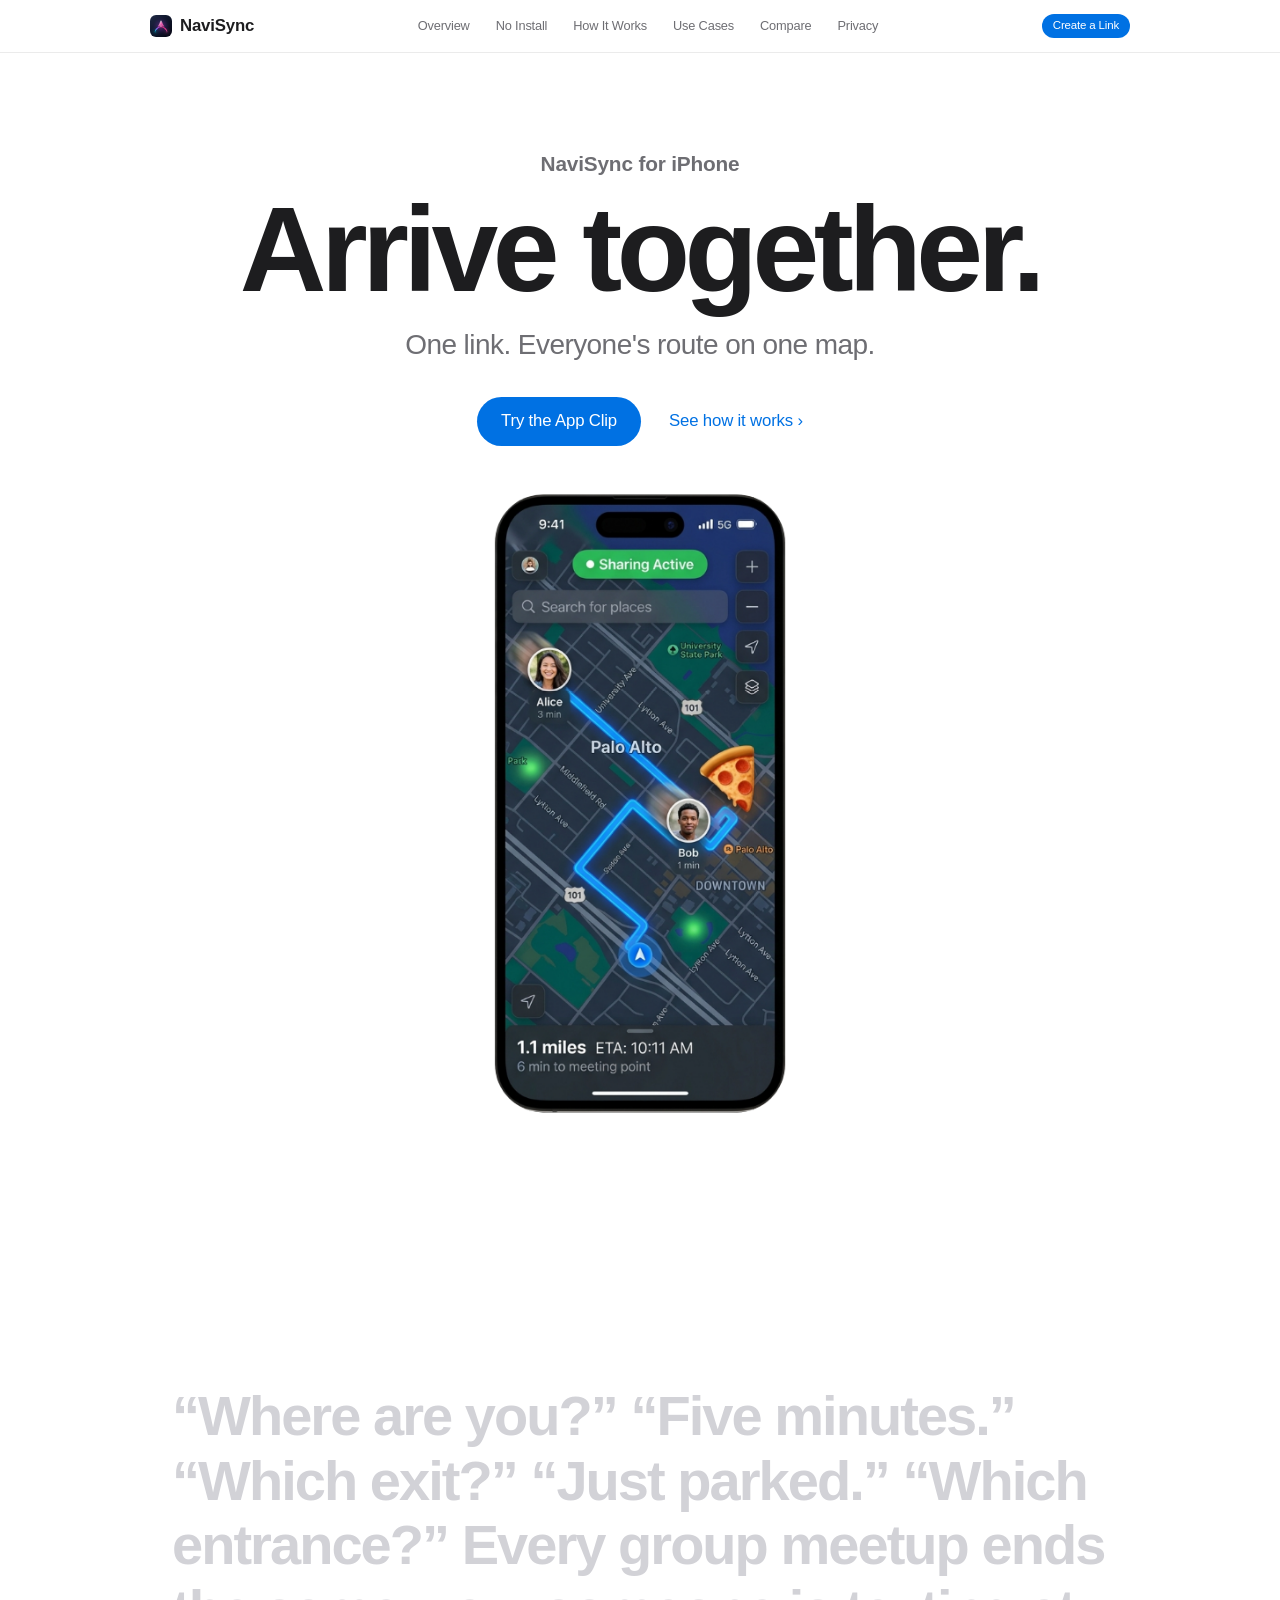
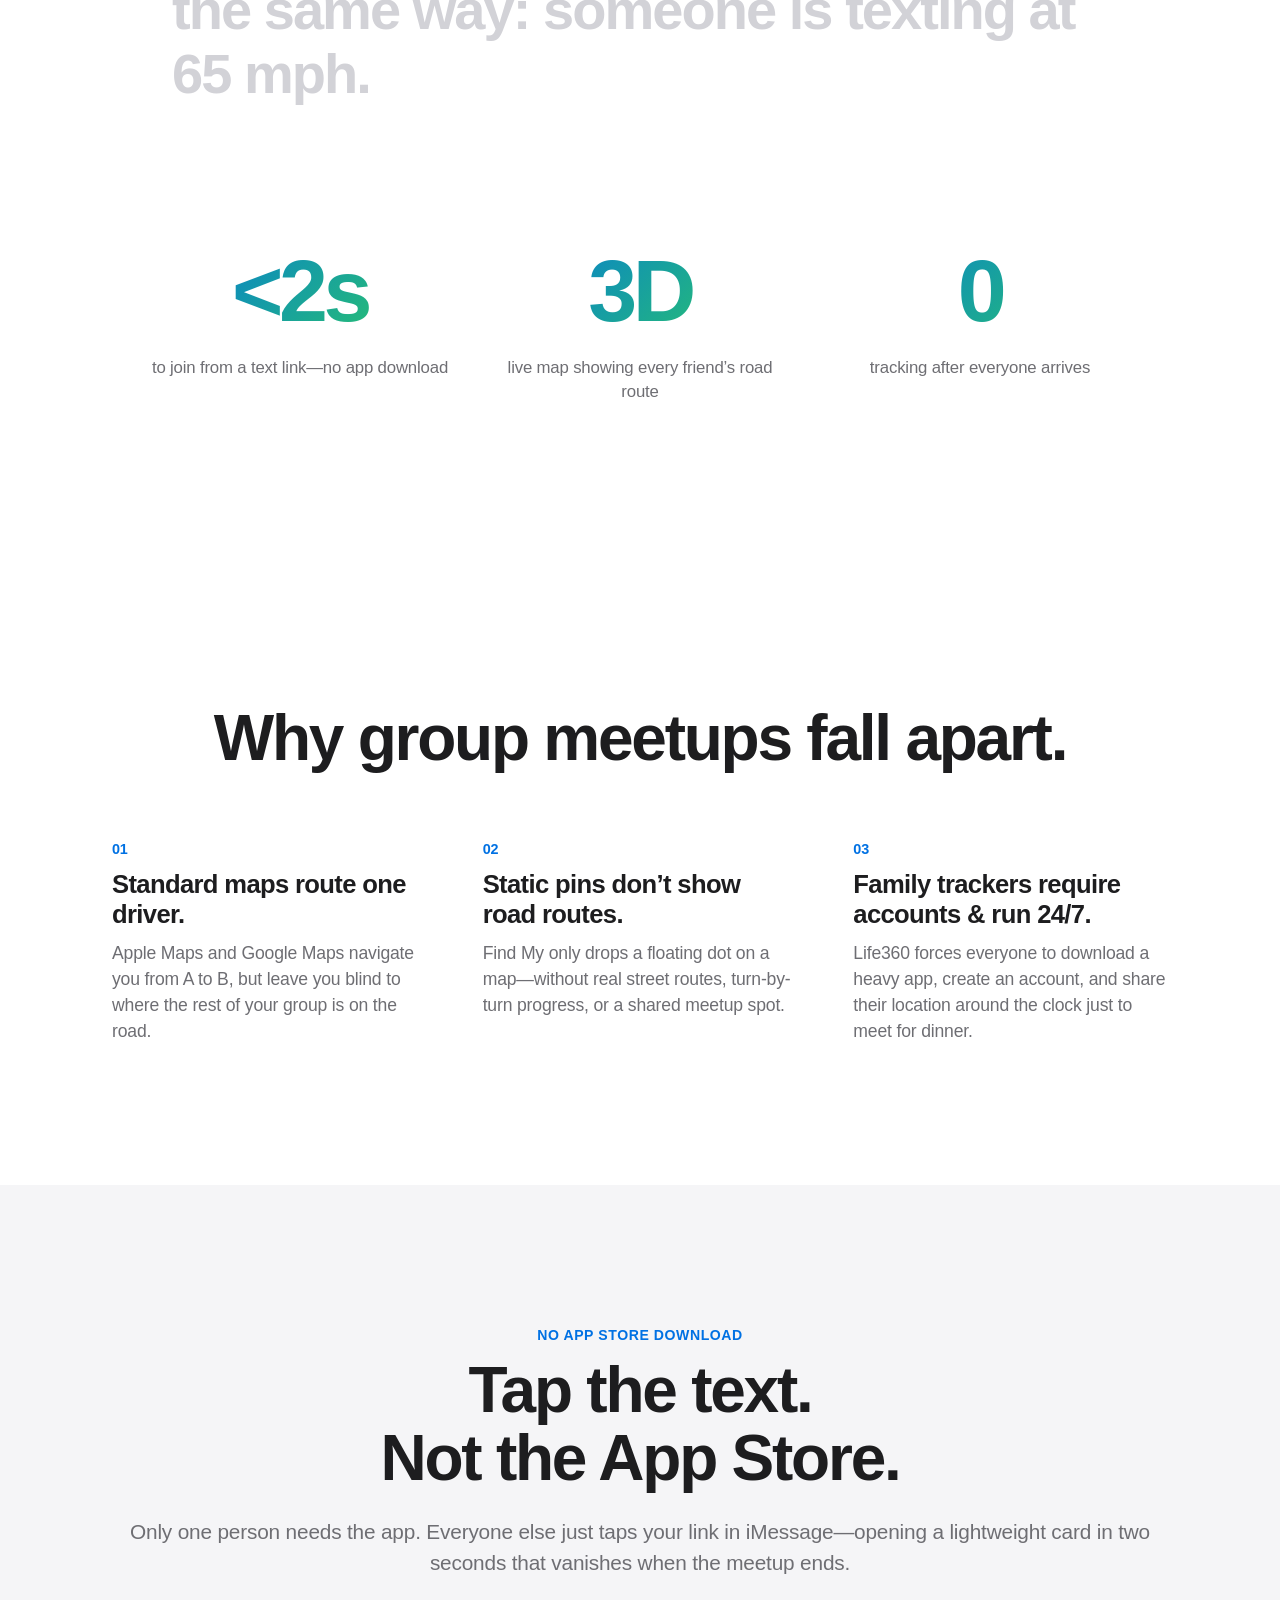
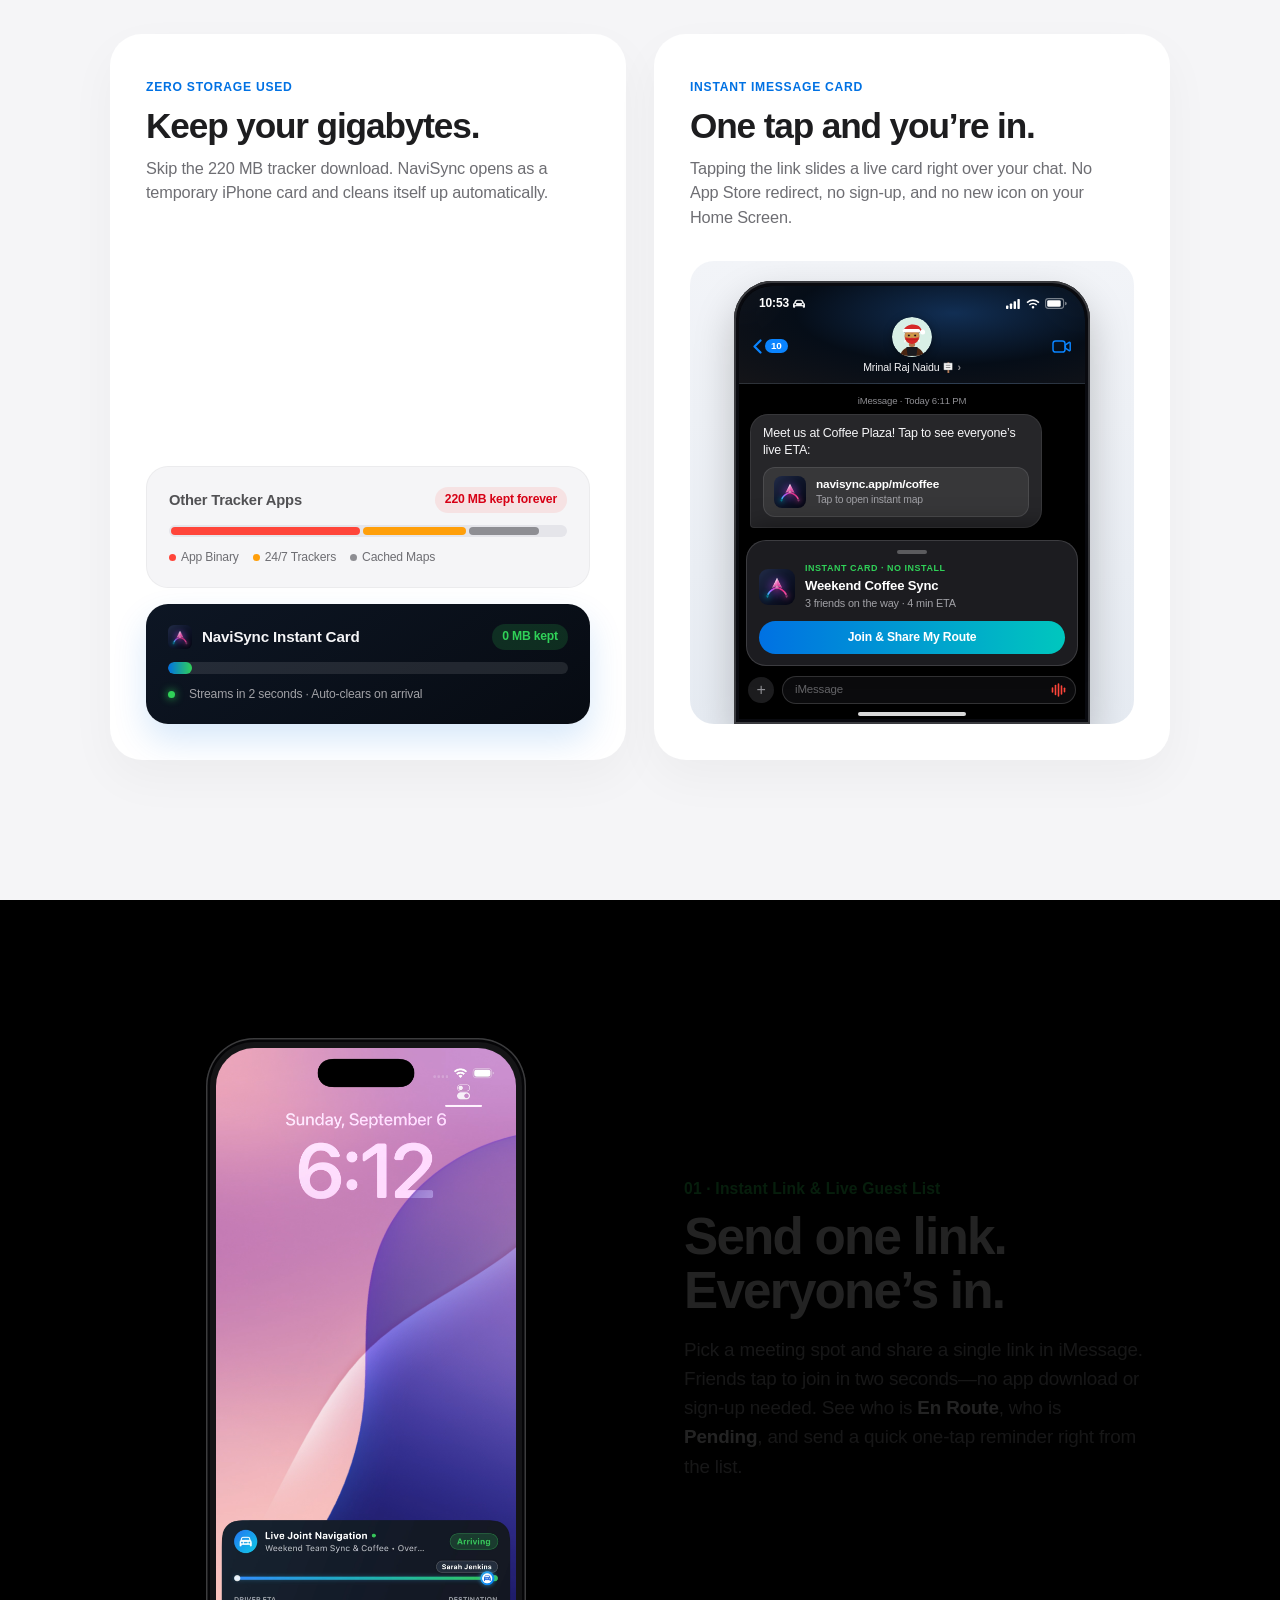
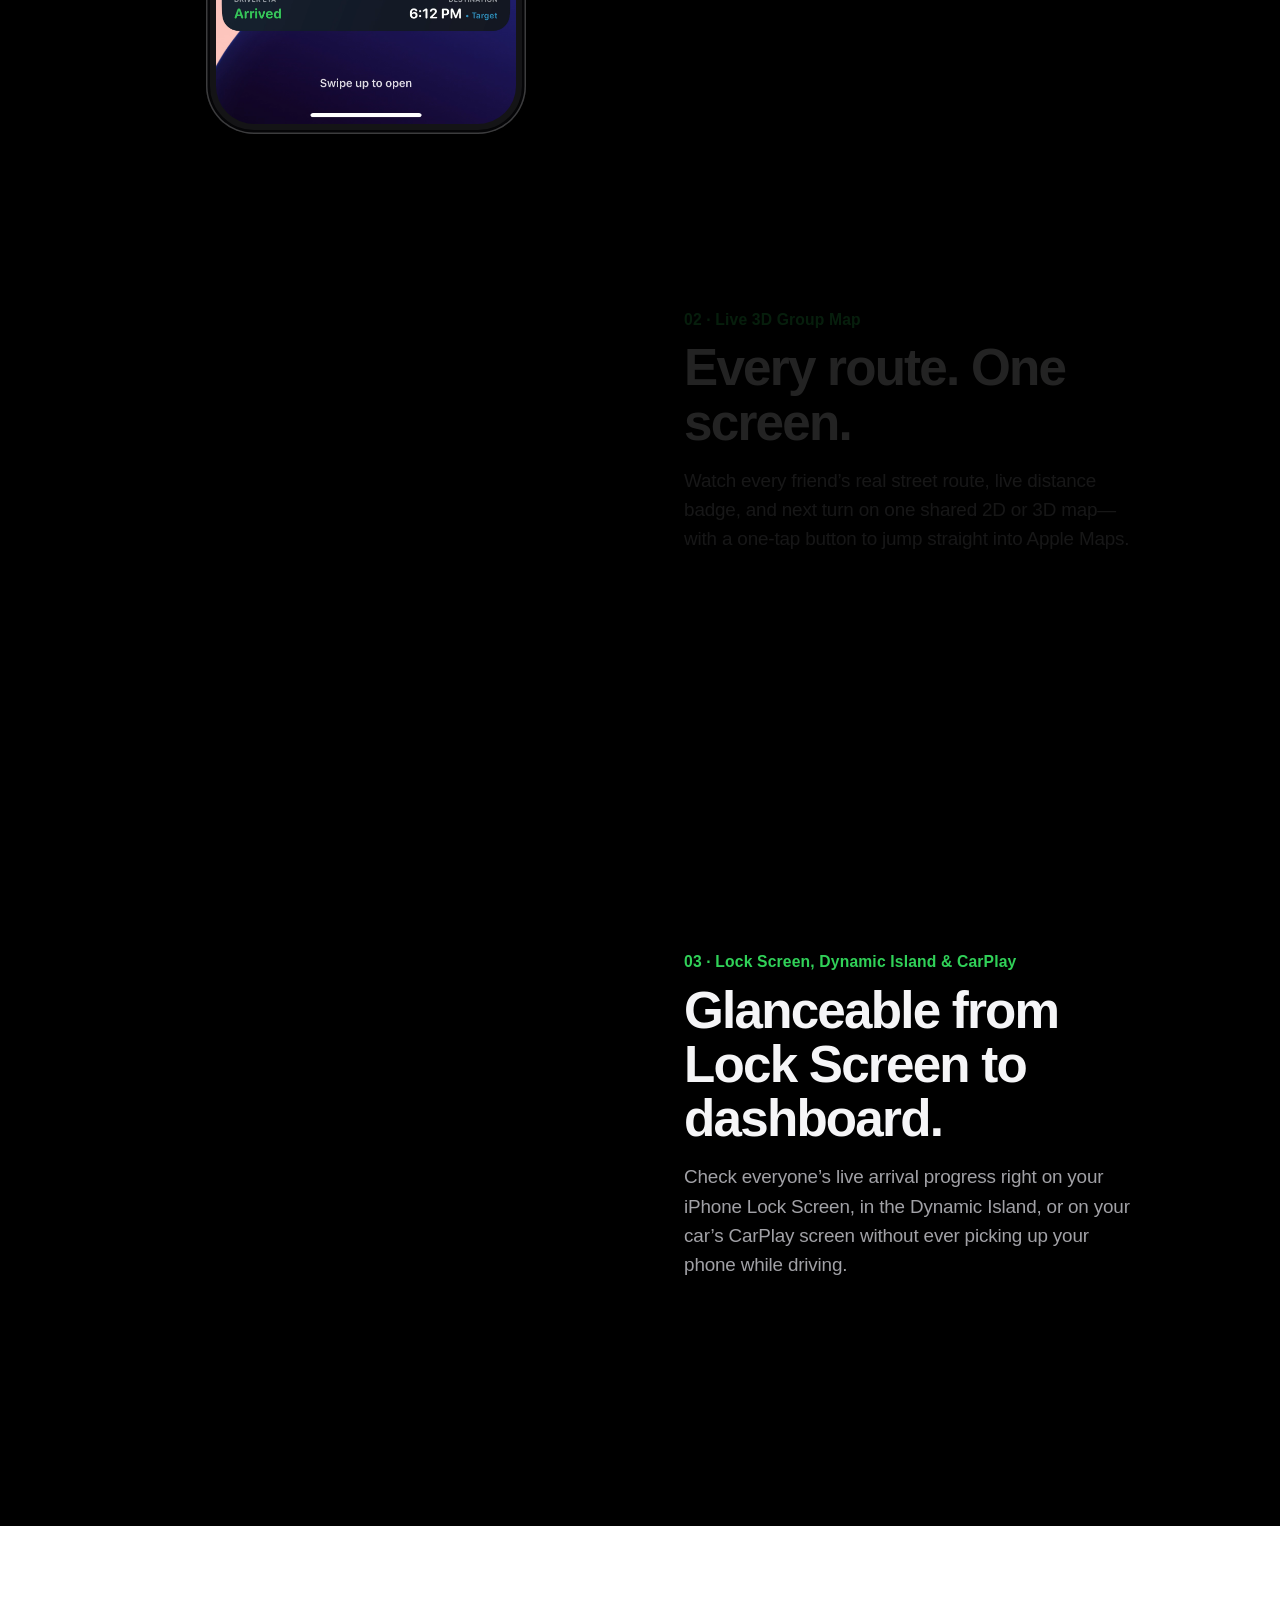
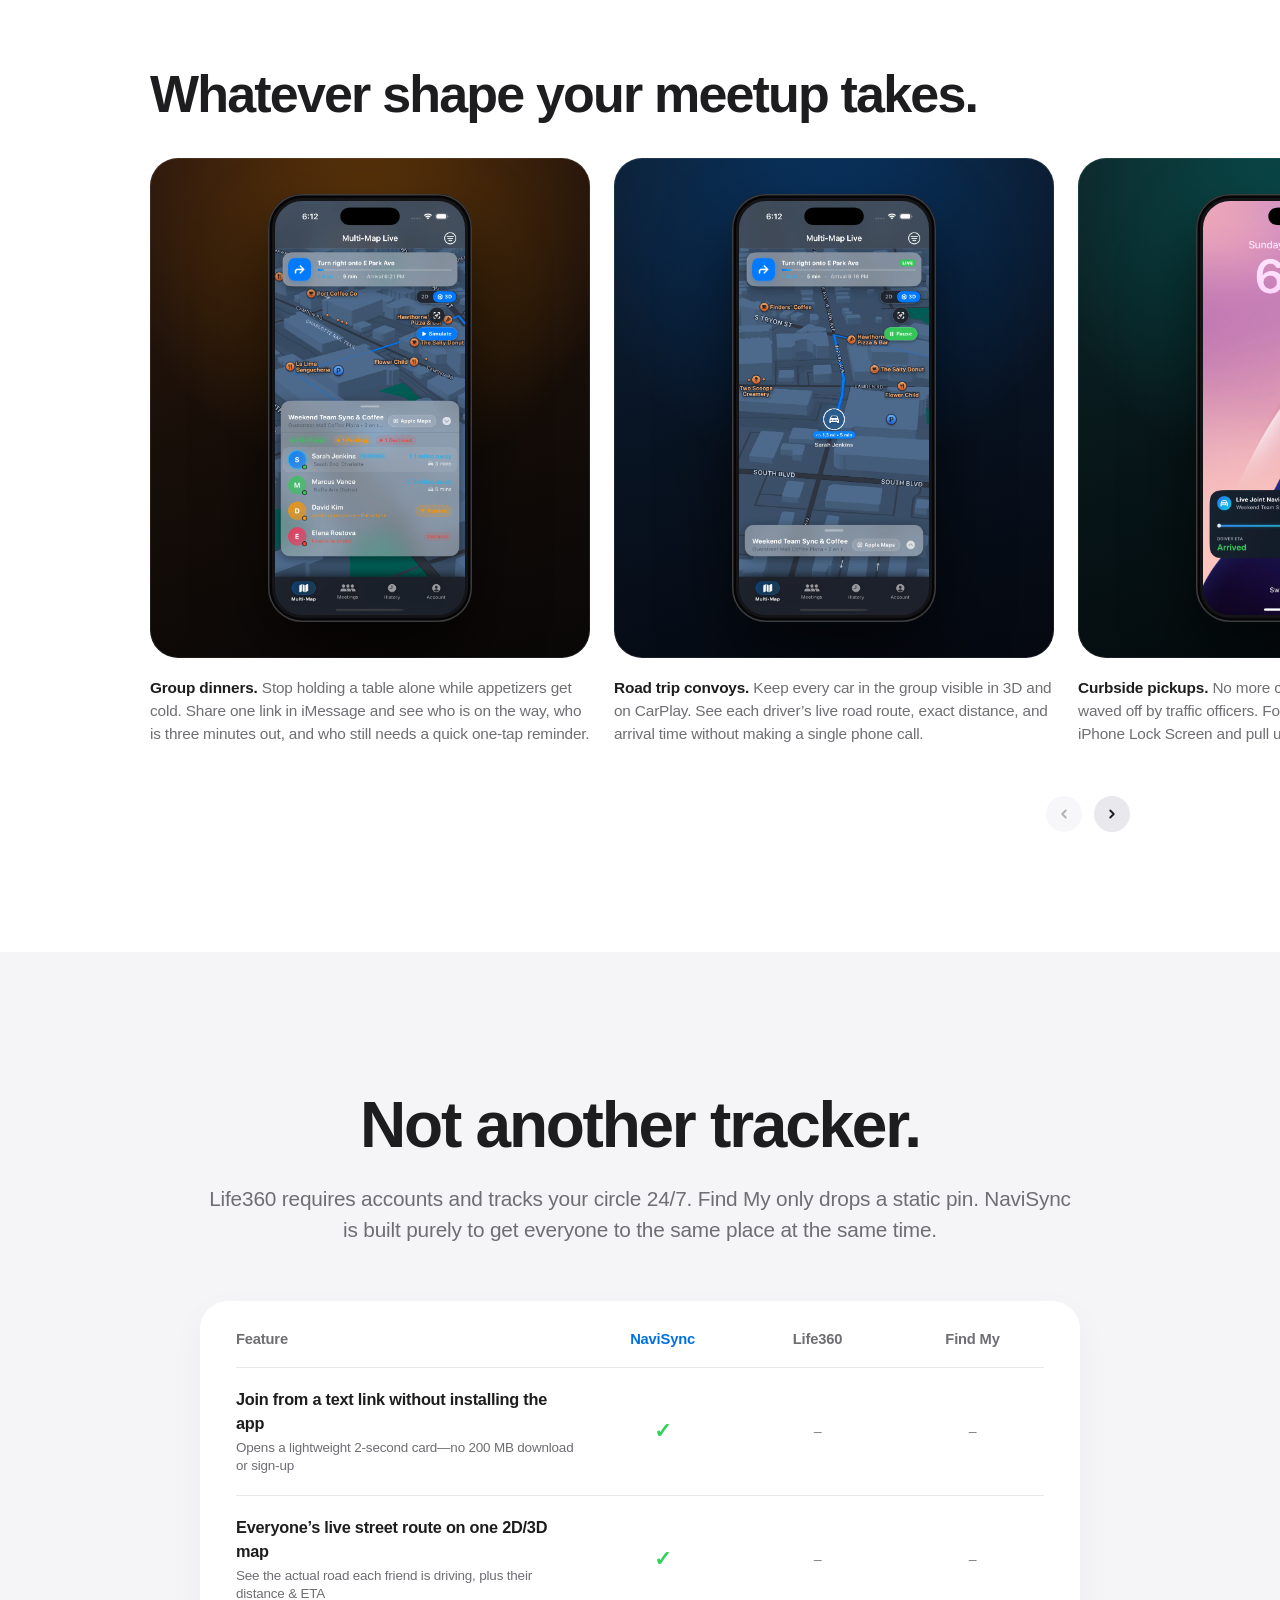
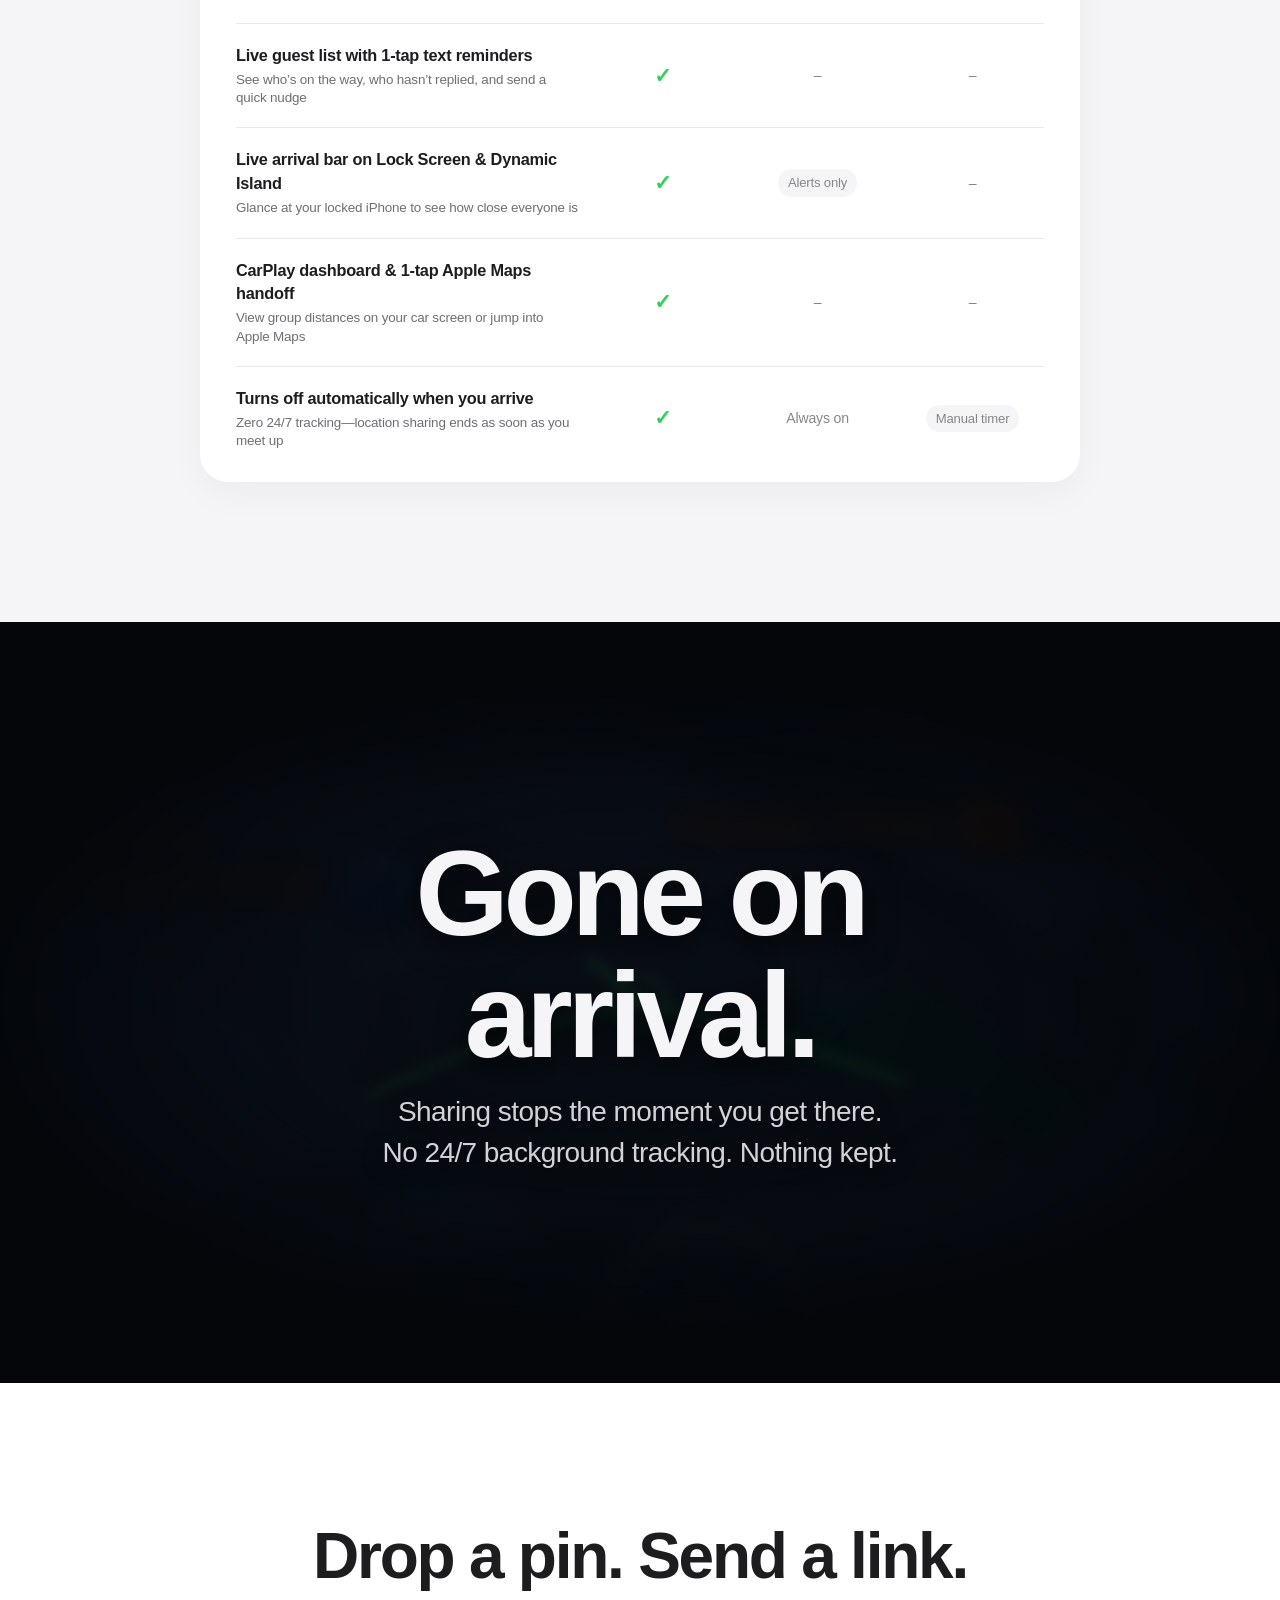
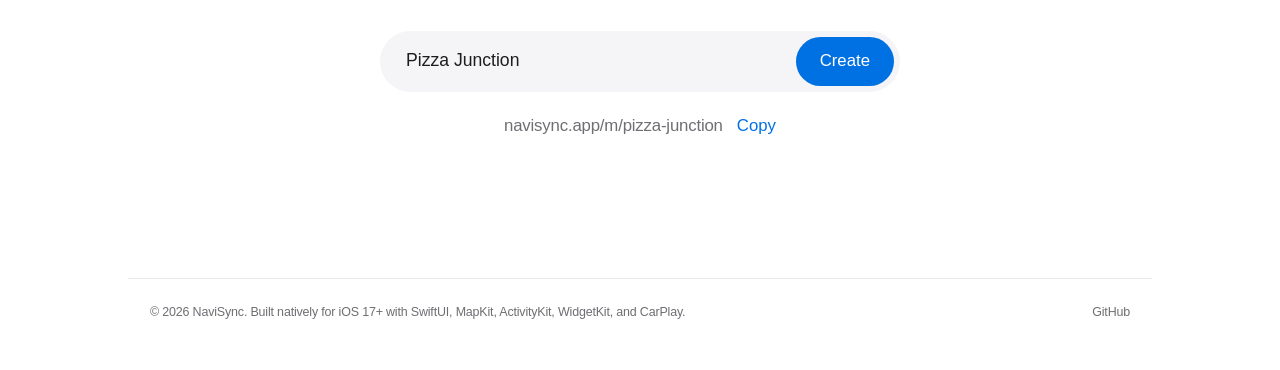
<file: index.html>
<!DOCTYPE html>
<html lang="en">

<head>
  <meta charset="UTF-8" />
  <meta name="viewport" content="width=device-width, initial-scale=1.0" />
  <title>NaviSync: Arrive together.</title>
  <meta name="description"
    content="One link puts everyone's live route on one map. No install, and nothing is shared once you arrive." />
  <link rel="icon" type="image/png" href="website/Logo/NaviSync-AppIcon-1024.png" />
  <link rel="stylesheet" href="website/styles.css?v=6" />
</head>

<body>

  <!-- Glass sub-nav -->
  <header class="nav" id="nav">
    <div class="nav-inner">
      <a href="#top" class="brand">
        <img src="website/Logo/NaviSync-AppIcon-1024.png" alt="" />
        <span>NaviSync</span>
      </a>
      <nav class="nav-links" aria-label="Sections">
        <a href="#problem" class="nav-link">Overview</a>
        <a href="#app-clip" class="nav-link">No Install</a>
        <a href="#showcase" class="nav-link">How It Works</a>
        <a href="#who" class="nav-link">Use Cases</a>
        <a href="#compare" class="nav-link">Compare</a>
        <a href="#privacy" class="nav-link">Privacy</a>
      </nav>
      <a href="#get" class="nav-btn">Create a Link</a>
    </div>
  </header>

  <main id="top">

    <!-- HERO -->
    <section class="hero">
      <p class="eyebrow reveal">NaviSync for iPhone</p>
      <h1 class="display reveal">Arrive together.</h1>
      <p class="hero-sub reveal">One link. Everyone's route on one map.</p>
      <div class="hero-ctas reveal">
        <a href="#get" class="pill-btn">Try the App Clip</a>
        <a href="#problem" class="text-link">See how it works ›</a>
      </div>
      <div class="hero-media" id="heroMedia">
        <img src="website/Screenshots/multiple_maps_map_view_1780876346109.png"
          alt="NaviSync map showing Alice and Bob's live routes converging on a meeting point" />
      </div>
    </section>

    <!-- PROBLEM: scroll-lit statement -->
    <section class="statement" id="problem">
      <p class="statement-text" id="statement">
        “Where are you?” “Five minutes.” “Which exit?” “Just parked.” “Which entrance?”
        Every group meetup ends the same way: someone is texting at 65 mph.
      </p>
    </section>

    <section class="stats">
      <div class="stat reveal"><span class="stat-num" data-prefix="&lt;" data-count="2" data-suffix="s">0</span><span
          class="stat-label">to join from a text link—no app download</span></div>
      <div class="stat reveal"><span class="stat-num" data-count="3" data-suffix="D">0</span><span
          class="stat-label">live map showing every friend’s road route</span></div>
      <div class="stat reveal"><span class="stat-num" data-count="0">0</span><span class="stat-label">tracking after
          everyone arrives</span></div>
    </section>

    <!-- WHY IT HAPPENED -->
    <section class="section" id="why">
      <h2 class="headline reveal">Why group meetups fall apart.</h2>
      <div class="why-grid">
        <div class="why reveal">
          <span class="why-num">01</span>
          <h3>Standard maps route one driver.</h3>
          <p>Apple Maps and Google Maps navigate you from A to B, but leave you blind to where the rest of your group is
            on the road.</p>
        </div>
        <div class="why reveal">
          <span class="why-num">02</span>
          <h3>Static pins don’t show road routes.</h3>
          <p>Find My only drops a floating dot on a map—without real street routes, turn-by-turn progress, or a shared
            meetup spot.</p>
        </div>
        <div class="why reveal">
          <span class="why-num">03</span>
          <h3>Family trackers require accounts &amp; run 24/7.</h3>
          <p>Life360 forces everyone to download a heavy app, create an account, and share their location around the
            clock just to meet for dinner.</p>
        </div>
      </div>
    </section>

    <!-- APP CLIP: ZERO STORAGE BLOAT -->
    <section class="section appclip-section" id="app-clip">
      <p class="eyebrow center reveal">No App Store Download</p>
      <h2 class="headline reveal">Tap the text.<br />Not the App Store.</h2>
      <p class="lead reveal">Only one person needs the app. Everyone else just taps your link in iMessage—opening a
        lightweight card in two seconds that vanishes when the meetup ends.</p>

      <div class="appclip-bento">
        <!-- Visual Card 1: Animated iPhone Storage Bar -->
        <article class="bento-card reveal">
          <div class="bento-copy">
            <span class="bento-eyebrow">Zero Storage Used</span>
            <h3>Keep your gigabytes.</h3>
            <p>Skip the 220 MB tracker download. NaviSync opens as a temporary iPhone card and cleans itself up
              automatically.</p>
          </div>

          <div class="storage-stage" aria-label="iPhone Storage comparison">
            <!-- Bloated Tracker Pill -->
            <div class="storage-pill bloated">
              <div class="storage-pill-head">
                <span class="storage-pill-title">Other Tracker Apps</span>
                <span class="storage-pill-badge bad">220 MB kept forever</span>
              </div>
              <div class="storage-meter">
                <span class="meter-seg s1"></span>
                <span class="meter-seg s2"></span>
                <span class="meter-seg s3"></span>
              </div>
              <div class="storage-legend">
                <span><i class="dot d1"></i>App Binary</span>
                <span><i class="dot d2"></i>24/7 Trackers</span>
                <span><i class="dot d3"></i>Cached Maps</span>
              </div>
            </div>

            <!-- NaviSync Instant Card Pill -->
            <div class="storage-pill feather">
              <div class="storage-pill-head">
                <div class="feather-brand">
                  <img src="website/Logo/NaviSync-AppIcon-1024.png" alt="" />
                  <strong>NaviSync Instant Card</strong>
                </div>
                <span class="storage-pill-badge good">0 MB kept</span>
              </div>
              <div class="storage-meter clean">
                <span class="meter-pulse"></span>
              </div>
              <div class="storage-legend clean-note">
                <span class="spark-dot"></span> Streams in 2 seconds · Auto-clears on arrival
              </div>
            </div>
          </div>
        </article>

        <!-- Visual Card 2: Animated iMessage -> Pop-up Sheet Stage -->
        <article class="bento-card reveal">
          <div class="bento-copy">
            <span class="bento-eyebrow">Instant iMessage Card</span>
            <h3>One tap and you’re in.</h3>
            <p>Tapping the link slides a live card right over your chat. No App Store redirect, no sign-up, and no new
              icon on your Home Screen.</p>
          </div>

          <div class="imessage-stage" aria-label="Animated iMessage link opening instant card">
            <div class="iphone-top-frame">
              <!-- Authentic iOS 17 iMessage Header (matching reference screenshot) -->
              <div class="imsg-top-bar">
                <div class="ios-statusbar">
                  <span class="ios-time">10:53 <svg class="ios-car-icon" width="12" height="10" viewBox="0 0 14 11"
                      fill="currentColor" aria-hidden="true">
                      <path
                        d="M2.6 1.5C3 .8 3.7.4 4.5.4h5c.8 0 1.5.4 1.9 1.1l1.5 2.8c.6.2 1.1.8 1.1 1.5v3.2c0 .5-.4.9-.9.9h-.8c-.5 0-.9-.4-.9-.9v-.8H2.6v.8c0 .5-.4.9-.9.9H.9c-.5 0-.9-.4-.9-.9V5.8c0-.7.5-1.3 1.1-1.5l1.5-2.8Zm.6 2.7h7.6l-1-1.9c-.2-.3-.5-.5-.9-.5H5.1c-.4 0-.7.2-.9.5l-1 1.9Zm-.4 2.7a1 1 0 1 0 0-2 1 1 0 0 0 0 2Zm8.4 0a1 1 0 1 0 0-2 1 1 0 0 0 0 2Z" />
                    </svg></span>
                  <div class="ios-status-icons" aria-hidden="true">
                    <!-- Cellular bars -->
                    <svg width="15" height="10" viewBox="0 0 15 10" fill="currentColor">
                      <rect x="0" y="6.5" width="2.4" height="3.5" rx="0.7" />
                      <rect x="3.8" y="4.5" width="2.4" height="5.5" rx="0.7" />
                      <rect x="7.6" y="2.2" width="2.4" height="7.8" rx="0.7" />
                      <rect x="11.4" y="0" width="2.4" height="10" rx="0.7" />
                    </svg>
                    <!-- Wi-Fi -->
                    <svg width="14" height="10" viewBox="0 0 14 10" fill="currentColor">
                      <path
                        d="M7 9.6a1.3 1.3 0 1 0 0-2.6 1.3 1.3 0 0 0 0 2.6Zm-3.1-3a4.4 4.4 0 0 1 6.2 0l1.1-1.1a6 6 0 0 0-8.4 0l1.1 1.1Zm-2.3-2.3a7.6 7.6 0 0 1 10.8 0L13.5 3A9.2 9.2 0 0 0 .5 3l1.1 1.3Z" />
                    </svg>
                    <!-- Battery -->
                    <svg width="22" height="11" viewBox="0 0 22 11" fill="none">
                      <rect x="0.6" y="0.6" width="18" height="9.8" rx="2.6" stroke="currentColor" stroke-opacity="0.45"
                        stroke-width="1.1" />
                      <rect x="2.2" y="2.2" width="13.5" height="6.6" rx="1.4" fill="currentColor" />
                      <path d="M20 3.7v3.6a1.6 1.6 0 0 0 0-3.6Z" fill="currentColor" fill-opacity="0.45" />
                    </svg>
                  </div>
                </div>

                <div class="imsg-nav">
                  <span class="imsg-back" aria-hidden="true">
                    <svg width="9" height="15" viewBox="0 0 9 15" fill="none">
                      <path d="M7.5 1.5L1.5 7.5L7.5 13.5" stroke="#0a84ff" stroke-width="2.2" stroke-linecap="round"
                        stroke-linejoin="round" />
                    </svg>
                    <span class="imsg-unread">10</span>
                  </span>

                  <div class="imsg-contact">
                    <div class="imsg-memoji" aria-hidden="true">
                      <!-- Memoji Avatar in Mint Circle with Santa Hat & Glasses (matching reference) -->
                      <svg viewBox="0 0 64 64" width="40" height="40" fill="none">
                        <circle cx="32" cy="32" r="32" fill="#d8efe6" />
                        <!-- Brown Jacket & Dark Hoodie -->
                        <path d="M13 62c2.2-10 9.5-14 19-14s16.8 4 19 14" fill="#4a2511" />
                        <path d="M23 48h18l-2 14H25l-2-14Z" fill="#1b1b1f" />
                        <!-- White AirPods Stems -->
                        <rect x="20.5" y="35" width="2" height="5.5" rx="1" transform="rotate(12 20.5 35)"
                          fill="#fff" />
                        <rect x="41.5" y="35" width="2" height="5.5" rx="1" transform="rotate(-12 41.5 35)"
                          fill="#fff" />
                        <!-- Neck & Head -->
                        <rect x="27" y="40" width="10" height="8" rx="4" fill="#b57449" />
                        <rect x="20" y="18" width="24" height="25" rx="12" fill="#c68256" />
                        <!-- Dark Hair -->
                        <path d="M20 26c0-6 5-10 12-10s12 4 12 10c-2-3-5-4-12-4s-10 1-12 4Z" fill="#1c130e" />
                        <!-- Eyes & Glasses -->
                        <circle cx="27" cy="29.5" r="1.6" fill="#1c130e" />
                        <circle cx="37" cy="29.5" r="1.6" fill="#1c130e" />
                        <rect x="22.5" y="26.8" width="8.5" height="5.4" rx="2" stroke="#d4af37" stroke-width="1.2" />
                        <rect x="33" y="26.8" width="8.5" height="5.4" rx="2" stroke="#d4af37" stroke-width="1.2" />
                        <line x1="31" y1="29" x2="33" y2="29" stroke="#d4af37" stroke-width="1.2" />
                        <!-- Red Face Mask -->
                        <path d="M21 32.5c3 1.5 19 1.5 22 0-.8 6.5-5 10.5-11 10.5s-10.2-4-11-10.5Z" fill="#d62828" />
                        <path d="M22 35.5c5 1.2 15 1.2 20 0" stroke="#a81c1c" stroke-width="1" stroke-linecap="round" />
                        <!-- Santa Hat -->
                        <path d="M18 22c3-8 12-12 22-9 4 1.2 7 5 8 10-8-3-21-3-30-1Z" fill="#d62828" />
                        <rect x="17" y="19" width="28" height="5.5" rx="2.7" fill="#ffffff" />
                        <circle cx="49" cy="24" r="4" fill="#ffffff" />
                      </svg>
                    </div>
                    <span class="imsg-contact-name">Mrinal Raj Naidu <span class="imsg-contact-badge"
                        aria-hidden="true">🪧</span> <i>›</i></span>
                  </div>

                  <span class="imsg-facetime" aria-hidden="true">
                    <svg width="19" height="13" viewBox="0 0 19 13" fill="none">
                      <rect x="1" y="1" width="12" height="11" rx="2.6" stroke="#0a84ff" stroke-width="1.5" />
                      <path
                        d="M13.4 4.8L17.1 2.4C17.6 2.1 18.2 2.4 18.2 3V10C18.2 10.6 17.6 10.9 17.1 10.6L13.4 8.2V4.8Z"
                        stroke="#0a84ff" stroke-width="1.5" stroke-linejoin="round" />
                    </svg>
                  </span>
                </div>
              </div>

              <!-- Authentic iMessage Chat Stream (Received Message on Left) -->
              <div class="imsg-chat">
                <span class="imsg-timestamp">iMessage · Today 6:11 PM</span>
                <div class="imsg-bubble-received">
                  <span class="imsg-text">Meet us at Coffee Plaza! Tap to see everyone’s live ETA:</span>
                  <div class="imsg-link-card-dark">
                    <div class="imsg-app-icon-tile">
                      <img src="website/Logo/NaviSync-AppIcon-1024.png" alt="" />
                    </div>
                    <div class="imsg-file-meta">
                      <strong>navisync.app/m/coffee</strong>
                      <span>Tap to open instant map</span>
                    </div>
                  </div>
                </div>
              </div>

              <!-- Sliding Native Bottom Sheet -->
              <div class="clip-sheet-anim">
                <div class="clip-sheet-grabber"></div>
                <div class="clip-sheet-row">
                  <img src="website/Logo/NaviSync-AppIcon-1024.png" alt="" class="clip-sheet-logo" />
                  <div class="clip-sheet-meta">
                    <span>INSTANT CARD · NO INSTALL</span>
                    <h4>Weekend Coffee Sync</h4>
                    <p>3 friends on the way · 4 min ETA</p>
                  </div>
                </div>
                <div class="clip-sheet-cta">
                  <span>Join &amp; Share My Route</span>
                </div>
              </div>

              <!-- Authentic iMessage Input Bar at Bottom -->
              <div class="imsg-input-bar" aria-hidden="true">
                <span class="imsg-plus-btn">+</span>
                <div class="imsg-text-pill">
                  <span>iMessage</span>
                  <svg class="imsg-voice-wave" width="15" height="14" viewBox="0 0 15 14" fill="none">
                    <line x1="1.5" y1="5" x2="1.5" y2="9" stroke="#ff453a" stroke-width="1.6" stroke-linecap="round" />
                    <line x1="4.5" y1="2.5" x2="4.5" y2="11.5" stroke="#ff453a" stroke-width="1.6"
                      stroke-linecap="round" />
                    <line x1="7.5" y1="1" x2="7.5" y2="13" stroke="#ff453a" stroke-width="1.6" stroke-linecap="round" />
                    <line x1="10.5" y1="3" x2="10.5" y2="11" stroke="#ff453a" stroke-width="1.6"
                      stroke-linecap="round" />
                    <line x1="13.5" y1="5.2" x2="13.5" y2="8.8" stroke="#ff453a" stroke-width="1.6"
                      stroke-linecap="round" />
                  </svg>
                </div>
              </div>
              <div class="imsg-home-ind" aria-hidden="true"></div>
            </div>
          </div>
        </article>
      </div>
    </section>

    <!-- DARK STICKY SHOWCASE -->
    <section class="dark" id="showcase">
      <div class="sticky-wrap">
        <div class="sticky-media">
          <div class="device-bezel showcase-device" id="showcaseDevice">
            <img src="website/Screenshots/real-app-roster.png" data-showcase-img="0" class="active"
              alt="NaviSync Multi-Map Live screen showing turn-by-turn guidance and live attendee roster" />
            <img src="website/Screenshots/real-app-nav.png" data-showcase-img="1"
              alt="NaviSync 3D Multi-Map tracking Sarah Jenkins 1.3 miles and 5 minutes away" />
            <img src="website/Screenshots/real-app-live-activity.png" data-showcase-img="2"
              alt="iOS Lock Screen Live Joint Navigation progress bar and Dynamic Island arrival status" />
          </div>
        </div>
        <div class="sticky-steps">
          <div class="step active" data-step="0">
            <span class="step-kicker">01 · Instant Link &amp; Live Guest List</span>
            <h3>Send one link. Everyone’s in.</h3>
            <p>Pick a meeting spot and share a single link in iMessage. Friends tap to join in two seconds—no app
              download or sign-up needed. See who is <strong>En Route</strong>, who is <strong>Pending</strong>, and
              send a quick one-tap reminder right from the list.</p>
          </div>
          <div class="step" data-step="1">
            <span class="step-kicker">02 · Live 3D Group Map</span>
            <h3>Every route. One screen.</h3>
            <p>Watch every friend’s real street route, live distance badge, and next turn on one shared 2D or 3D
              map—with a one-tap button to jump straight into Apple Maps.</p>
          </div>
          <div class="step" data-step="2">
            <span class="step-kicker">03 · Lock Screen, Dynamic Island &amp; CarPlay</span>
            <h3>Glanceable from Lock Screen to dashboard.</h3>
            <p>Check everyone’s live arrival progress right on your iPhone Lock Screen, in the Dynamic Island, or on
              your car’s CarPlay screen without ever picking up your phone while driving.</p>
          </div>
        </div>
      </div>
    </section>

    <!-- WHO: APPLE HORIZONTAL GALLERY -->
    <section class="gallery-section" id="who">
      <div class="gallery-header">
        <h2 class="gallery-headline reveal">Whatever shape your meetup takes.</h2>
      </div>

      <div class="gallery-track" id="galleryTrack" aria-label="Meetup scenarios">

        <!-- Card 1: Group Dinners -->
        <article class="gallery-item reveal">
          <div class="gallery-card scene-dinner">
            <div class="scene-phone device-bezel">
              <img src="website/Screenshots/real-app-roster.png"
                alt="NaviSync Multi-Map Live screen showing turn-by-turn route and live status for Sarah, Marcus, David, and Elena" />
            </div>
          </div>
          <p class="gallery-caption">
            <strong>Group dinners.</strong> Stop holding a table alone while appetizers get cold. Share one link in
            iMessage and see who is on the way, who is three minutes out, and who still needs a quick one-tap reminder.
          </p>
        </article>

        <!-- Card 2: Road Trip Convoys -->
        <article class="gallery-item reveal">
          <div class="gallery-card scene-convoy">
            <div class="scene-phone device-bezel">
              <img src="website/Screenshots/real-app-nav.png"
                alt="NaviSync 3D Multi-Map Live navigation tracking Sarah Jenkins 1.3 mi and 5 min away" />
            </div>
          </div>
          <p class="gallery-caption">
            <strong>Road trip convoys.</strong> Keep every car in the group visible in 3D and on CarPlay. See each
            driver’s live road route, exact distance, and arrival time without making a single phone call.
          </p>
        </article>

        <!-- Card 3: Curbside Pickups -->
        <article class="gallery-item reveal">
          <div class="gallery-card scene-pickup">
            <div class="scene-phone device-bezel">
              <img src="website/Screenshots/real-app-live-activity.png"
                alt="iOS Lock Screen showing NaviSync Live Joint Navigation progress bar and target arrival time" />
            </div>
          </div>
          <p class="gallery-caption">
            <strong>Curbside pickups.</strong> No more circling airport loops or getting waved off by traffic officers.
            Follow the live arrival bar right on your iPhone Lock Screen and pull up to the curb at the exact minute.
          </p>
        </article>

        <!-- Card 4: Client Showings & Teams -->
        <article class="gallery-item reveal">
          <div class="gallery-card scene-teams">
            <div class="scene-phone device-bezel">
              <img src="website/Screenshots/real-app-meetings.png"
                alt="NaviSync Joint Meetings view showing accepted, pending, and declined attendees with instant Multi-Map launch" />
            </div>
          </div>
          <p class="gallery-caption">
            <strong>Client visits and teams.</strong> Coordinate on-site meetups with an instant invite link that tracks
            who accepted and who’s pending in one place—and automatically stops sharing the moment everyone arrives.
          </p>
        </article>

      </div>

      <div class="gallery-controls">
        <button type="button" class="gallery-arrow" id="galleryPrev" aria-label="Previous scenario" disabled>
          <svg width="14" height="14" viewBox="0 0 14 14" fill="none" aria-hidden="true">
            <path d="M8.75 3.5L5.25 7L8.75 10.5" stroke="currentColor" stroke-width="1.8" stroke-linecap="round"
              stroke-linejoin="round" />
          </svg>
        </button>
        <button type="button" class="gallery-arrow" id="galleryNext" aria-label="Next scenario">
          <svg width="14" height="14" viewBox="0 0 14 14" fill="none" aria-hidden="true">
            <path d="M5.25 3.5L8.75 7L5.25 10.5" stroke="currentColor" stroke-width="1.8" stroke-linecap="round"
              stroke-linejoin="round" />
          </svg>
        </button>
      </div>
    </section>

    <!-- COMPARE -->
    <section class="section alt" id="compare">
      <h2 class="headline reveal">Not another tracker.</h2>
      <p class="lead reveal">Life360 requires accounts and tracks your circle 24/7. Find My only drops a static pin.
        NaviSync is built purely to get everyone to the same place at the same time.</p>
      <div class="compare reveal">
        <div class="compare-row head">
          <span>Feature</span><span class="us">NaviSync</span><span>Life360</span><span>Find My</span>
        </div>
        <div class="compare-row">
          <div class="compare-feat">
            <strong>Join from a text link without installing the app</strong>
            <span>Opens a lightweight 2-second card—no 200 MB download or sign-up</span>
          </div>
          <span class="us yes">✓</span><span class="no">–</span><span class="no">–</span>
        </div>
        <div class="compare-row">
          <div class="compare-feat">
            <strong>Everyone’s live street route on one 2D/3D map</strong>
            <span>See the actual road each friend is driving, plus their distance &amp; ETA</span>
          </div>
          <span class="us yes">✓</span><span class="no">–</span><span class="no">–</span>
        </div>
        <div class="compare-row">
          <div class="compare-feat">
            <strong>Live guest list with 1-tap text reminders</strong>
            <span>See who’s on the way, who hasn’t replied, and send a quick nudge</span>
          </div>
          <span class="us yes">✓</span><span class="no">–</span><span class="no">–</span>
        </div>
        <div class="compare-row">
          <div class="compare-feat">
            <strong>Live arrival bar on Lock Screen &amp; Dynamic Island</strong>
            <span>Glance at your locked iPhone to see how close everyone is</span>
          </div>
          <span class="us yes">✓</span><span class="partial" title="Check-in notifications only">Alerts only</span><span
            class="no">–</span>
        </div>
        <div class="compare-row">
          <div class="compare-feat">
            <strong>CarPlay dashboard &amp; 1-tap Apple Maps handoff</strong>
            <span>View group distances on your car screen or jump into Apple Maps</span>
          </div>
          <span class="us yes">✓</span><span class="no">–</span><span class="no">–</span>
        </div>
        <div class="compare-row">
          <div class="compare-feat">
            <strong>Turns off automatically when you arrive</strong>
            <span>Zero 24/7 tracking—location sharing ends as soon as you meet up</span>
          </div>
          <span class="us yes">✓</span><span class="no">Always on</span><span class="partial">Manual timer</span>
        </div>
      </div>
    </section>

    <!-- PRIVACY -->
    <section class="privacy" id="privacy">
      <div class="privacy-backdrop" aria-hidden="true">
        <img src="website/Screenshots/real-app-3d-map.png" alt="" class="privacy-map-bg" />
        <svg class="privacy-routes-svg" viewBox="0 0 1440 720" preserveAspectRatio="xMidYMid slice" fill="none">
          <defs>
            <linearGradient id="routeBlue" x1="0%" y1="100%" x2="50%" y2="50%">
              <stop offset="0%" stop-color="#0071e3" stop-opacity="0" />
              <stop offset="65%" stop-color="#00c7be" stop-opacity="0.85" />
              <stop offset="100%" stop-color="#30d158" stop-opacity="1" />
            </linearGradient>
            <linearGradient id="routeOrange" x1="100%" y1="100%" x2="50%" y2="50%">
              <stop offset="0%" stop-color="#ff9500" stop-opacity="0" />
              <stop offset="65%" stop-color="#ff9f0a" stop-opacity="0.8" />
              <stop offset="100%" stop-color="#30d158" stop-opacity="1" />
            </linearGradient>
            <linearGradient id="routePurple" x1="20%" y1="0%" x2="50%" y2="50%">
              <stop offset="0%" stop-color="#af52de" stop-opacity="0" />
              <stop offset="65%" stop-color="#5e5ce6" stop-opacity="0.8" />
              <stop offset="100%" stop-color="#30d158" stop-opacity="1" />
            </linearGradient>
          </defs>
          <!-- Subtle street grid lines -->
          <g stroke="rgba(255,255,255,0.05)" stroke-width="1">
            <path d="M0 180 L1440 540" />
            <path d="M0 540 L1440 180" />
            <path d="M240 0 L1200 720" />
            <path d="M1200 0 L240 720" />
            <circle cx="720" cy="360" r="160" stroke="rgba(255,255,255,0.06)" stroke-dasharray="4 6" />
            <circle cx="720" cy="360" r="310" stroke="rgba(255,255,255,0.04)" stroke-dasharray="4 8" />
          </g>
          <!-- Converging & dissolving route polylines -->
          <path class="dissolve-route r1" d="M 80 620 C 310 560, 460 410, 720 360" stroke="url(#routeBlue)"
            stroke-width="3.5" stroke-linecap="round" />
          <path class="dissolve-route r2" d="M 1360 590 C 1120 510, 960 410, 720 360" stroke="url(#routeOrange)"
            stroke-width="3.5" stroke-linecap="round" />
          <path class="dissolve-route r3" d="M 340 60 C 490 190, 610 260, 720 360" stroke="url(#routePurple)"
            stroke-width="3.5" stroke-linecap="round" />
          <!-- Arrival destination pulse -->
          <circle class="arrival-ring" cx="720" cy="360" r="24" stroke="#30d158" stroke-width="2" />
          <circle cx="720" cy="360" r="6" fill="#30d158" />
        </svg>
        <div class="privacy-vignette"></div>
      </div>

      <div class="privacy-content">
        <h2 class="display reveal">Gone on arrival.</h2>
        <p class="hero-sub reveal">Sharing stops the moment you get there.<br />No 24/7 background tracking. Nothing
          kept.</p>
      </div>
    </section>

    <!-- CTA -->
    <section class="section cta" id="get">
      <h2 class="headline reveal">Drop a pin. Send a link.</h2>
      <form class="composer reveal" id="composer">
        <input id="placeInput" type="text" value="Pizza Junction" aria-label="Meeting place" autocomplete="off" />
        <button type="submit" class="pill-btn">Create</button>
      </form>
      <div class="link-out reveal">
        <span id="linkText">navisync.app/m/pizza-junction</span>
        <button type="button" id="copyBtn" class="text-link">Copy</button>
      </div>
    </section>
  </main>

  <footer class="footer">
    <span>© 2026 NaviSync. Built natively for iOS 17+ with SwiftUI, MapKit, ActivityKit, WidgetKit, and CarPlay.</span>
    <a href="https://github.com/mrinalrajl/MultipleMap" target="_blank" rel="noopener">GitHub</a>
  </footer>

  <script src="website/app.js?v=6"></script>
</body>

</html>
</file>
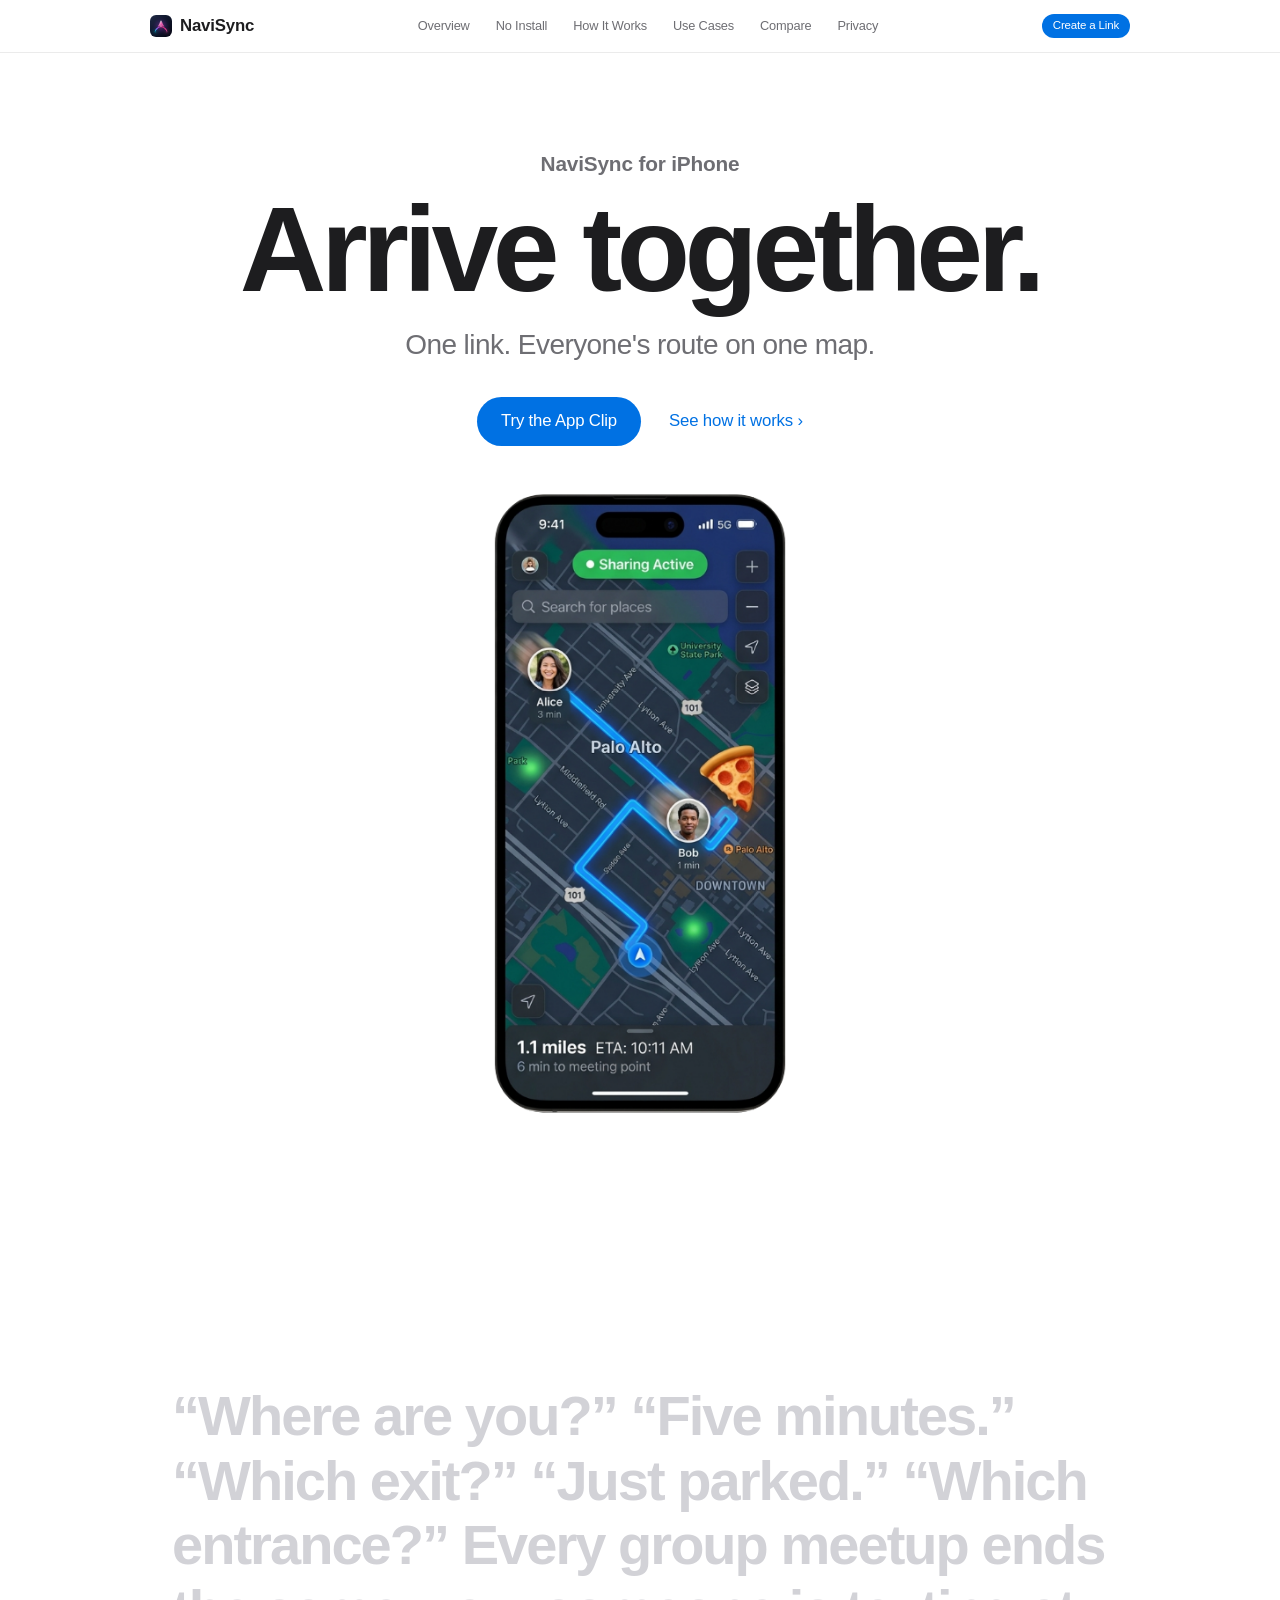
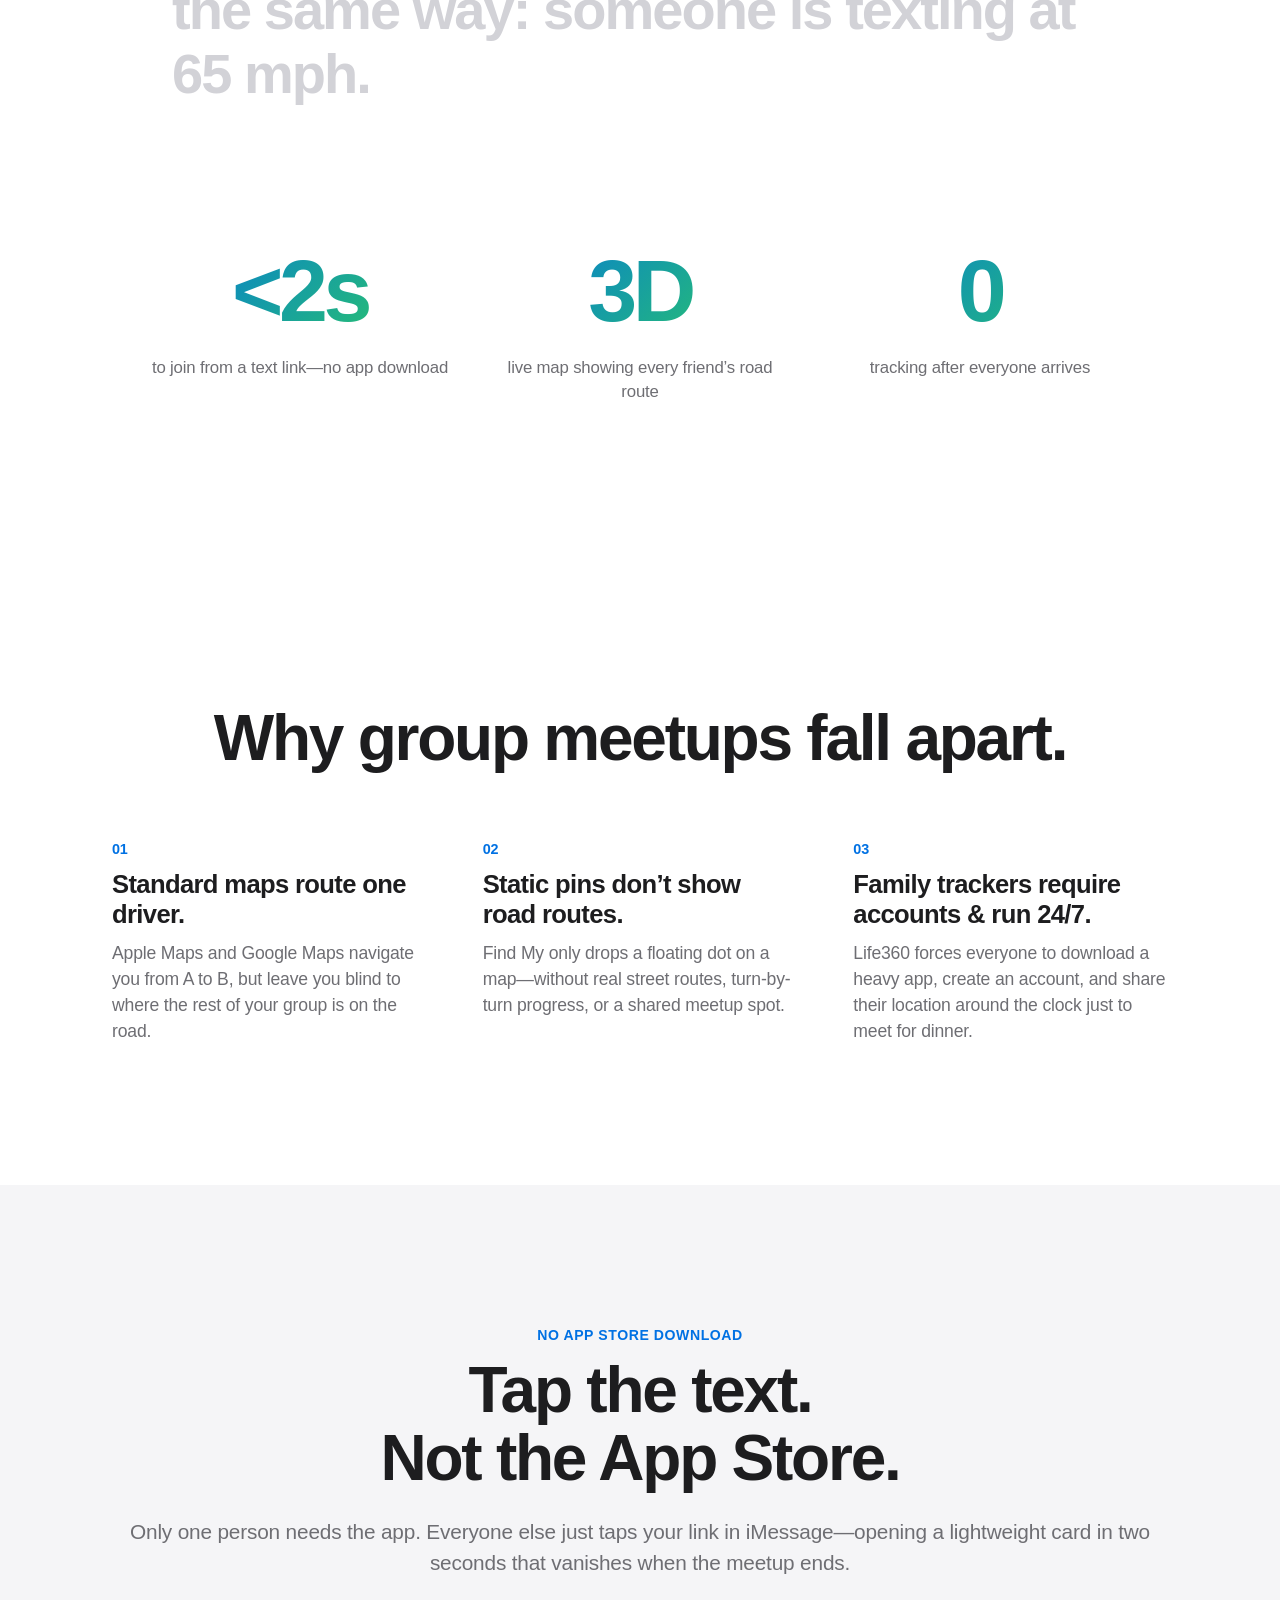
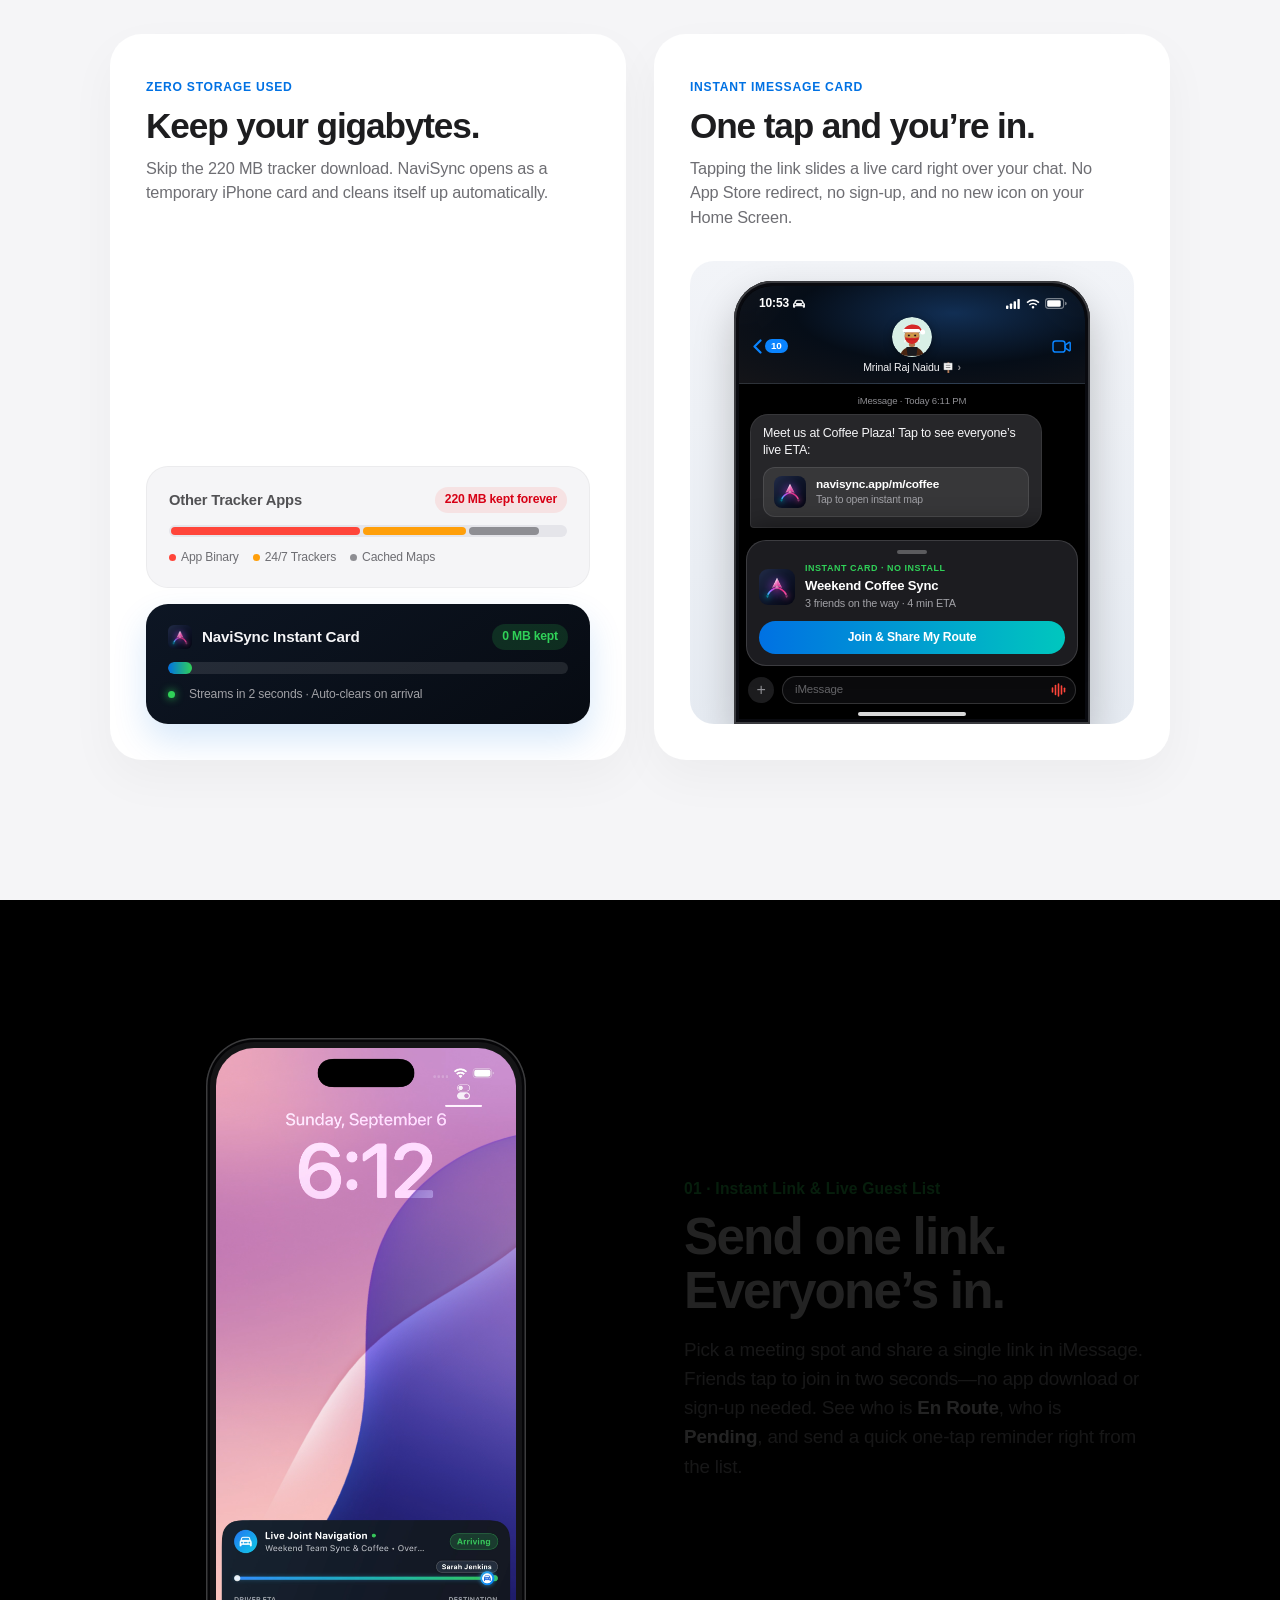
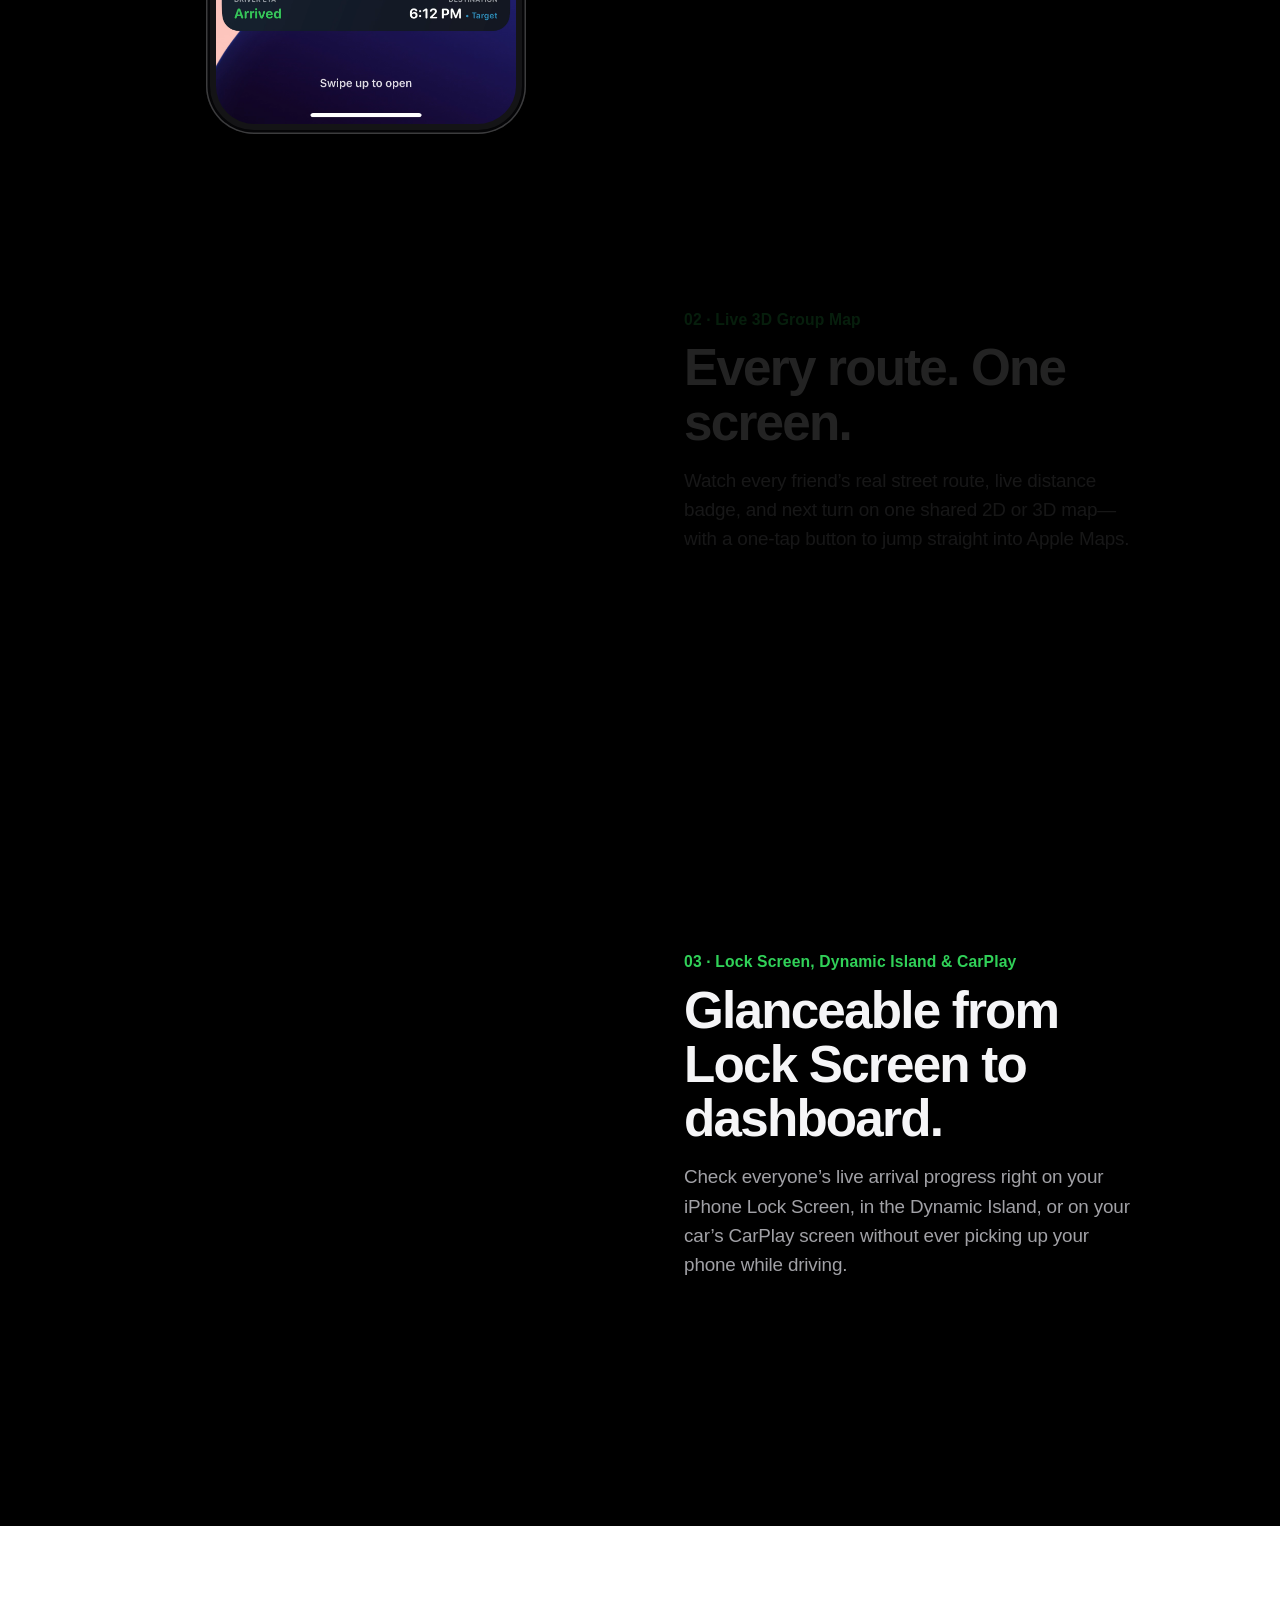
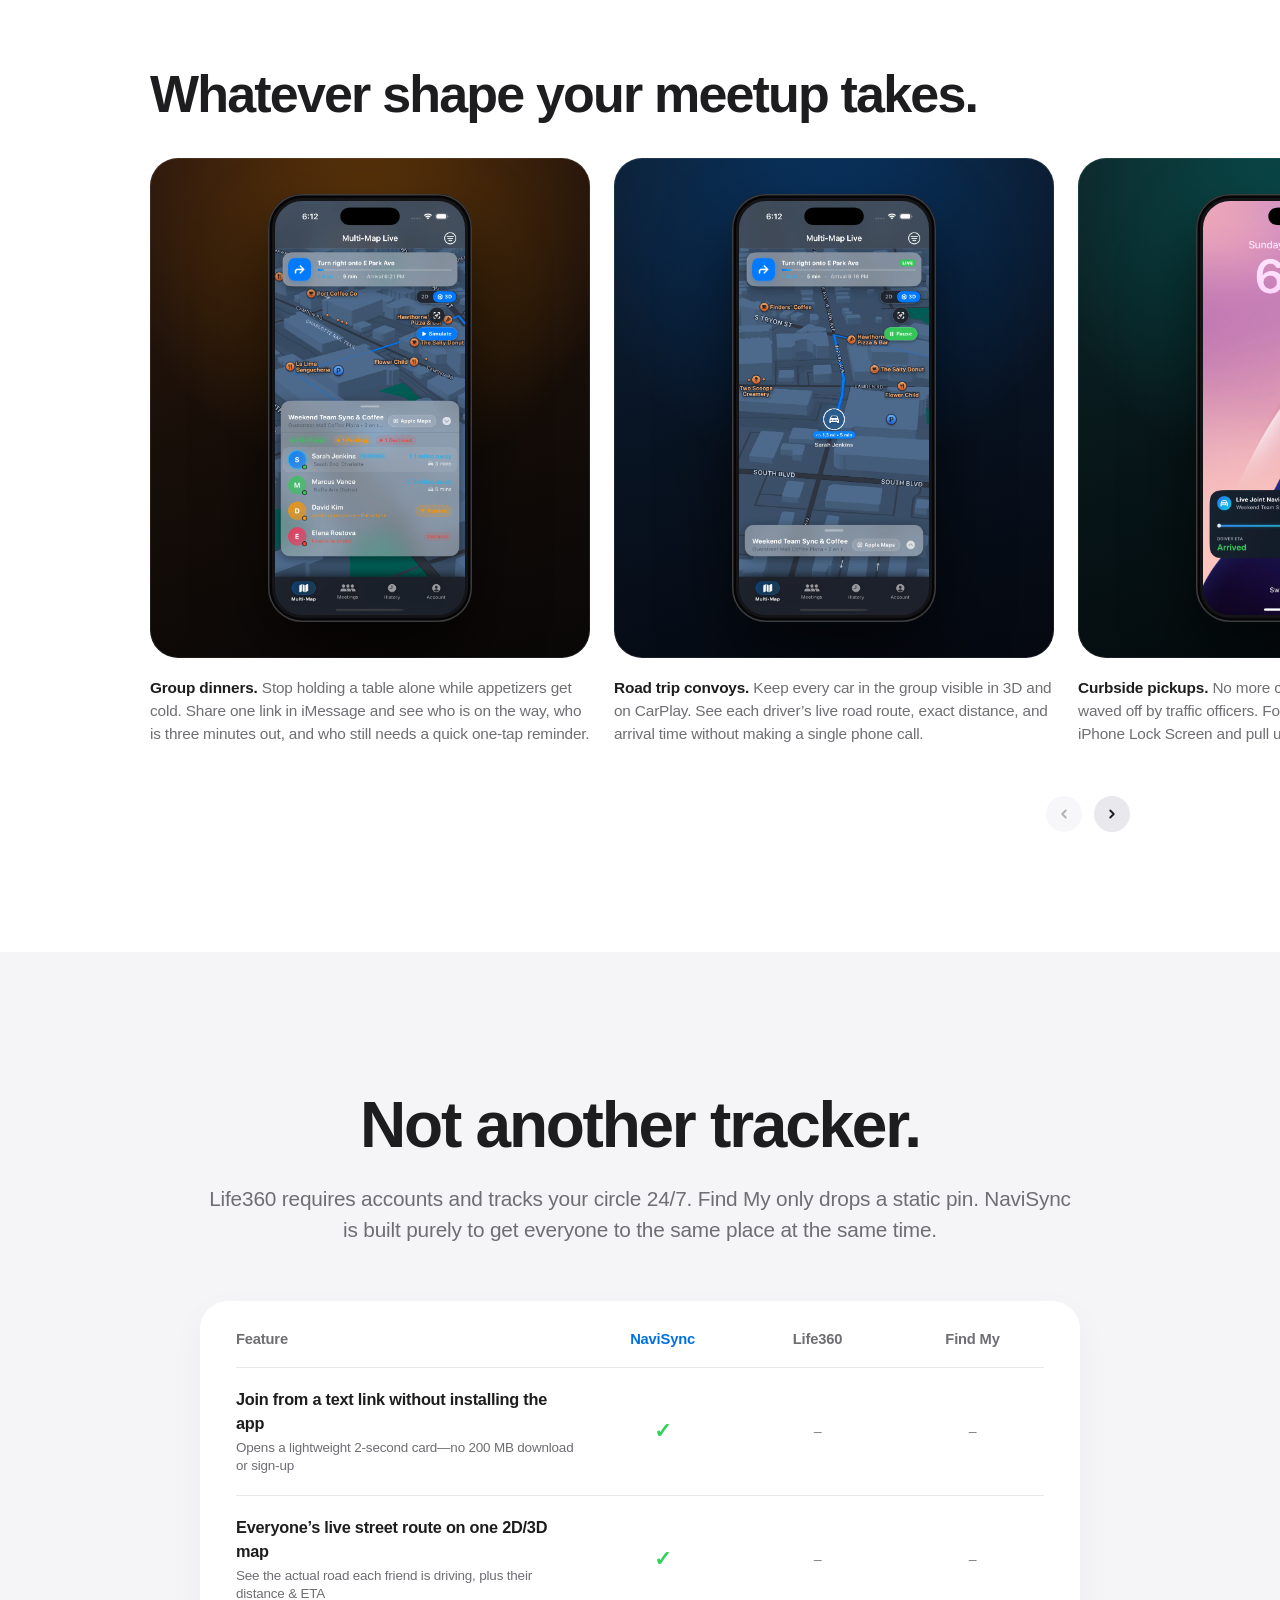
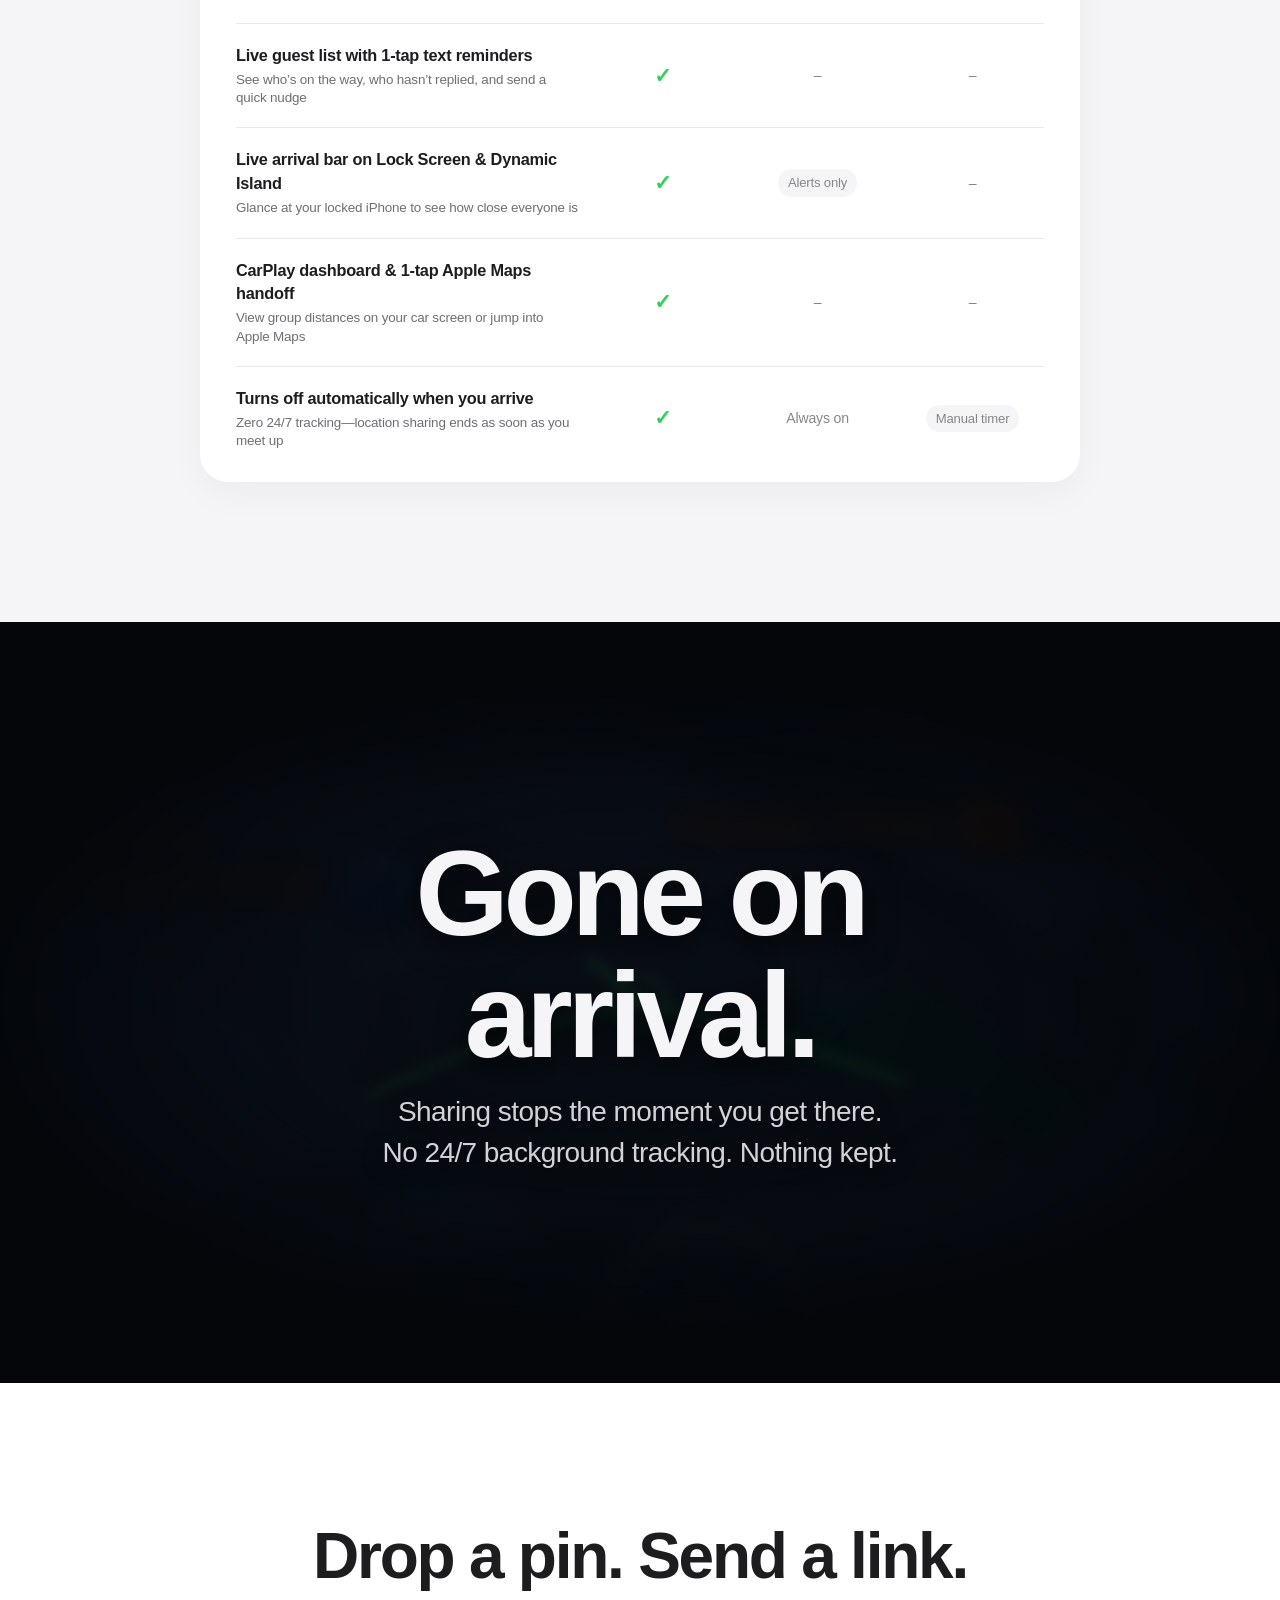
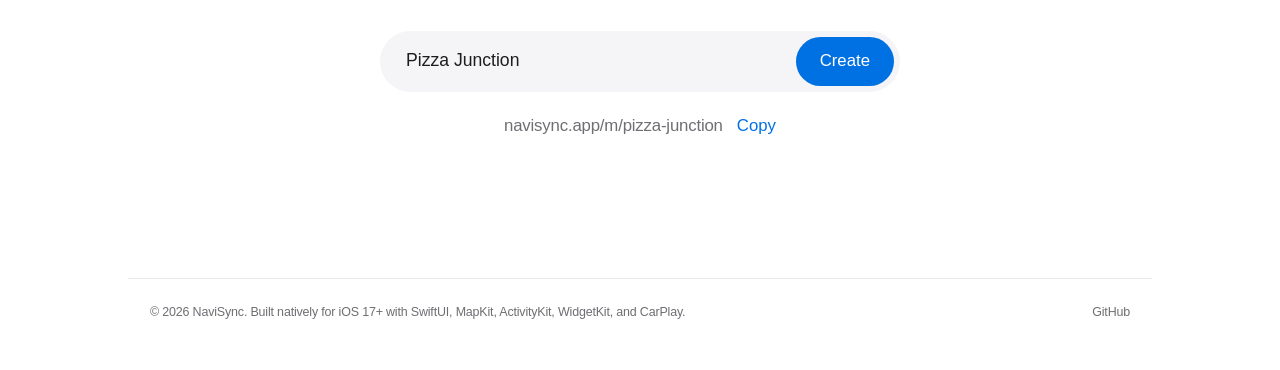
<file: website/index.html>
<!DOCTYPE html>
<html lang="en">

<head>
  <meta charset="UTF-8" />
  <meta name="viewport" content="width=device-width, initial-scale=1.0" />
  <title>NaviSync: Arrive together.</title>
  <meta name="description"
    content="One link puts everyone's live route on one map. No install, and nothing is shared once you arrive." />
  <link rel="icon" type="image/png" href="Logo/NaviSync-AppIcon-1024.png" />
  <link rel="stylesheet" href="styles.css?v=6" />
</head>

<body>

  <!-- Glass sub-nav -->
  <header class="nav" id="nav">
    <div class="nav-inner">
      <a href="#top" class="brand">
        <img src="Logo/NaviSync-AppIcon-1024.png" alt="" />
        <span>NaviSync</span>
      </a>
      <nav class="nav-links" aria-label="Sections">
        <a href="#problem" class="nav-link">Overview</a>
        <a href="#app-clip" class="nav-link">No Install</a>
        <a href="#showcase" class="nav-link">How It Works</a>
        <a href="#who" class="nav-link">Use Cases</a>
        <a href="#compare" class="nav-link">Compare</a>
        <a href="#privacy" class="nav-link">Privacy</a>
      </nav>
      <a href="#get" class="nav-btn">Create a Link</a>
    </div>
  </header>

  <main id="top">

    <!-- HERO -->
    <section class="hero">
      <p class="eyebrow reveal">NaviSync for iPhone</p>
      <h1 class="display reveal">Arrive together.</h1>
      <p class="hero-sub reveal">One link. Everyone's route on one map.</p>
      <div class="hero-ctas reveal">
        <a href="#get" class="pill-btn">Try the App Clip</a>
        <a href="#problem" class="text-link">See how it works ›</a>
      </div>
      <div class="hero-media" id="heroMedia">
        <img src="Screenshots/multiple_maps_map_view_1780876346109.png"
          alt="NaviSync map showing Alice and Bob's live routes converging on a meeting point" />
      </div>
    </section>

    <!-- PROBLEM: scroll-lit statement -->
    <section class="statement" id="problem">
      <p class="statement-text" id="statement">
        “Where are you?” “Five minutes.” “Which exit?” “Just parked.” “Which entrance?”
        Every group meetup ends the same way: someone is texting at 65 mph.
      </p>
    </section>

    <section class="stats">
      <div class="stat reveal"><span class="stat-num" data-prefix="&lt;" data-count="2" data-suffix="s">0</span><span
          class="stat-label">to join from a text link—no app download</span></div>
      <div class="stat reveal"><span class="stat-num" data-count="3" data-suffix="D">0</span><span
          class="stat-label">live map showing every friend’s road route</span></div>
      <div class="stat reveal"><span class="stat-num" data-count="0">0</span><span class="stat-label">tracking after
          everyone arrives</span></div>
    </section>

    <!-- WHY IT HAPPENED -->
    <section class="section" id="why">
      <h2 class="headline reveal">Why group meetups fall apart.</h2>
      <div class="why-grid">
        <div class="why reveal">
          <span class="why-num">01</span>
          <h3>Standard maps route one driver.</h3>
          <p>Apple Maps and Google Maps navigate you from A to B, but leave you blind to where the rest of your group is
            on the road.</p>
        </div>
        <div class="why reveal">
          <span class="why-num">02</span>
          <h3>Static pins don’t show road routes.</h3>
          <p>Find My only drops a floating dot on a map—without real street routes, turn-by-turn progress, or a shared
            meetup spot.</p>
        </div>
        <div class="why reveal">
          <span class="why-num">03</span>
          <h3>Family trackers require accounts &amp; run 24/7.</h3>
          <p>Life360 forces everyone to download a heavy app, create an account, and share their location around the
            clock just to meet for dinner.</p>
        </div>
      </div>
    </section>

    <!-- APP CLIP: ZERO STORAGE BLOAT -->
    <section class="section appclip-section" id="app-clip">
      <p class="eyebrow center reveal">No App Store Download</p>
      <h2 class="headline reveal">Tap the text.<br />Not the App Store.</h2>
      <p class="lead reveal">Only one person needs the app. Everyone else just taps your link in iMessage—opening a
        lightweight card in two seconds that vanishes when the meetup ends.</p>

      <div class="appclip-bento">
        <!-- Visual Card 1: Animated iPhone Storage Bar -->
        <article class="bento-card reveal">
          <div class="bento-copy">
            <span class="bento-eyebrow">Zero Storage Used</span>
            <h3>Keep your gigabytes.</h3>
            <p>Skip the 220 MB tracker download. NaviSync opens as a temporary iPhone card and cleans itself up
              automatically.</p>
          </div>

          <div class="storage-stage" aria-label="iPhone Storage comparison">
            <!-- Bloated Tracker Pill -->
            <div class="storage-pill bloated">
              <div class="storage-pill-head">
                <span class="storage-pill-title">Other Tracker Apps</span>
                <span class="storage-pill-badge bad">220 MB kept forever</span>
              </div>
              <div class="storage-meter">
                <span class="meter-seg s1"></span>
                <span class="meter-seg s2"></span>
                <span class="meter-seg s3"></span>
              </div>
              <div class="storage-legend">
                <span><i class="dot d1"></i>App Binary</span>
                <span><i class="dot d2"></i>24/7 Trackers</span>
                <span><i class="dot d3"></i>Cached Maps</span>
              </div>
            </div>

            <!-- NaviSync Instant Card Pill -->
            <div class="storage-pill feather">
              <div class="storage-pill-head">
                <div class="feather-brand">
                  <img src="Logo/NaviSync-AppIcon-1024.png" alt="" />
                  <strong>NaviSync Instant Card</strong>
                </div>
                <span class="storage-pill-badge good">0 MB kept</span>
              </div>
              <div class="storage-meter clean">
                <span class="meter-pulse"></span>
              </div>
              <div class="storage-legend clean-note">
                <span class="spark-dot"></span> Streams in 2 seconds · Auto-clears on arrival
              </div>
            </div>
          </div>
        </article>

        <!-- Visual Card 2: Animated iMessage -> Pop-up Sheet Stage -->
        <article class="bento-card reveal">
          <div class="bento-copy">
            <span class="bento-eyebrow">Instant iMessage Card</span>
            <h3>One tap and you’re in.</h3>
            <p>Tapping the link slides a live card right over your chat. No App Store redirect, no sign-up, and no new
              icon on your Home Screen.</p>
          </div>

          <div class="imessage-stage" aria-label="Animated iMessage link opening instant card">
            <div class="iphone-top-frame">
              <!-- Authentic iOS 17 iMessage Header (matching reference screenshot) -->
              <div class="imsg-top-bar">
                <div class="ios-statusbar">
                  <span class="ios-time">10:53 <svg class="ios-car-icon" width="12" height="10" viewBox="0 0 14 11"
                      fill="currentColor" aria-hidden="true">
                      <path
                        d="M2.6 1.5C3 .8 3.7.4 4.5.4h5c.8 0 1.5.4 1.9 1.1l1.5 2.8c.6.2 1.1.8 1.1 1.5v3.2c0 .5-.4.9-.9.9h-.8c-.5 0-.9-.4-.9-.9v-.8H2.6v.8c0 .5-.4.9-.9.9H.9c-.5 0-.9-.4-.9-.9V5.8c0-.7.5-1.3 1.1-1.5l1.5-2.8Zm.6 2.7h7.6l-1-1.9c-.2-.3-.5-.5-.9-.5H5.1c-.4 0-.7.2-.9.5l-1 1.9Zm-.4 2.7a1 1 0 1 0 0-2 1 1 0 0 0 0 2Zm8.4 0a1 1 0 1 0 0-2 1 1 0 0 0 0 2Z" />
                    </svg></span>
                  <div class="ios-status-icons" aria-hidden="true">
                    <!-- Cellular bars -->
                    <svg width="15" height="10" viewBox="0 0 15 10" fill="currentColor">
                      <rect x="0" y="6.5" width="2.4" height="3.5" rx="0.7" />
                      <rect x="3.8" y="4.5" width="2.4" height="5.5" rx="0.7" />
                      <rect x="7.6" y="2.2" width="2.4" height="7.8" rx="0.7" />
                      <rect x="11.4" y="0" width="2.4" height="10" rx="0.7" />
                    </svg>
                    <!-- Wi-Fi -->
                    <svg width="14" height="10" viewBox="0 0 14 10" fill="currentColor">
                      <path
                        d="M7 9.6a1.3 1.3 0 1 0 0-2.6 1.3 1.3 0 0 0 0 2.6Zm-3.1-3a4.4 4.4 0 0 1 6.2 0l1.1-1.1a6 6 0 0 0-8.4 0l1.1 1.1Zm-2.3-2.3a7.6 7.6 0 0 1 10.8 0L13.5 3A9.2 9.2 0 0 0 .5 3l1.1 1.3Z" />
                    </svg>
                    <!-- Battery -->
                    <svg width="22" height="11" viewBox="0 0 22 11" fill="none">
                      <rect x="0.6" y="0.6" width="18" height="9.8" rx="2.6" stroke="currentColor" stroke-opacity="0.45"
                        stroke-width="1.1" />
                      <rect x="2.2" y="2.2" width="13.5" height="6.6" rx="1.4" fill="currentColor" />
                      <path d="M20 3.7v3.6a1.6 1.6 0 0 0 0-3.6Z" fill="currentColor" fill-opacity="0.45" />
                    </svg>
                  </div>
                </div>

                <div class="imsg-nav">
                  <span class="imsg-back" aria-hidden="true">
                    <svg width="9" height="15" viewBox="0 0 9 15" fill="none">
                      <path d="M7.5 1.5L1.5 7.5L7.5 13.5" stroke="#0a84ff" stroke-width="2.2" stroke-linecap="round"
                        stroke-linejoin="round" />
                    </svg>
                    <span class="imsg-unread">10</span>
                  </span>

                  <div class="imsg-contact">
                    <div class="imsg-memoji" aria-hidden="true">
                      <!-- Memoji Avatar in Mint Circle with Santa Hat & Glasses (matching reference) -->
                      <svg viewBox="0 0 64 64" width="40" height="40" fill="none">
                        <circle cx="32" cy="32" r="32" fill="#d8efe6" />
                        <!-- Brown Jacket & Dark Hoodie -->
                        <path d="M13 62c2.2-10 9.5-14 19-14s16.8 4 19 14" fill="#4a2511" />
                        <path d="M23 48h18l-2 14H25l-2-14Z" fill="#1b1b1f" />
                        <!-- White AirPods Stems -->
                        <rect x="20.5" y="35" width="2" height="5.5" rx="1" transform="rotate(12 20.5 35)"
                          fill="#fff" />
                        <rect x="41.5" y="35" width="2" height="5.5" rx="1" transform="rotate(-12 41.5 35)"
                          fill="#fff" />
                        <!-- Neck & Head -->
                        <rect x="27" y="40" width="10" height="8" rx="4" fill="#b57449" />
                        <rect x="20" y="18" width="24" height="25" rx="12" fill="#c68256" />
                        <!-- Dark Hair -->
                        <path d="M20 26c0-6 5-10 12-10s12 4 12 10c-2-3-5-4-12-4s-10 1-12 4Z" fill="#1c130e" />
                        <!-- Eyes & Glasses -->
                        <circle cx="27" cy="29.5" r="1.6" fill="#1c130e" />
                        <circle cx="37" cy="29.5" r="1.6" fill="#1c130e" />
                        <rect x="22.5" y="26.8" width="8.5" height="5.4" rx="2" stroke="#d4af37" stroke-width="1.2" />
                        <rect x="33" y="26.8" width="8.5" height="5.4" rx="2" stroke="#d4af37" stroke-width="1.2" />
                        <line x1="31" y1="29" x2="33" y2="29" stroke="#d4af37" stroke-width="1.2" />
                        <!-- Red Face Mask -->
                        <path d="M21 32.5c3 1.5 19 1.5 22 0-.8 6.5-5 10.5-11 10.5s-10.2-4-11-10.5Z" fill="#d62828" />
                        <path d="M22 35.5c5 1.2 15 1.2 20 0" stroke="#a81c1c" stroke-width="1" stroke-linecap="round" />
                        <!-- Santa Hat -->
                        <path d="M18 22c3-8 12-12 22-9 4 1.2 7 5 8 10-8-3-21-3-30-1Z" fill="#d62828" />
                        <rect x="17" y="19" width="28" height="5.5" rx="2.7" fill="#ffffff" />
                        <circle cx="49" cy="24" r="4" fill="#ffffff" />
                      </svg>
                    </div>
                    <span class="imsg-contact-name">Mrinal Raj Naidu <span class="imsg-contact-badge"
                        aria-hidden="true">🪧</span> <i>›</i></span>
                  </div>

                  <span class="imsg-facetime" aria-hidden="true">
                    <svg width="19" height="13" viewBox="0 0 19 13" fill="none">
                      <rect x="1" y="1" width="12" height="11" rx="2.6" stroke="#0a84ff" stroke-width="1.5" />
                      <path
                        d="M13.4 4.8L17.1 2.4C17.6 2.1 18.2 2.4 18.2 3V10C18.2 10.6 17.6 10.9 17.1 10.6L13.4 8.2V4.8Z"
                        stroke="#0a84ff" stroke-width="1.5" stroke-linejoin="round" />
                    </svg>
                  </span>
                </div>
              </div>

              <!-- Authentic iMessage Chat Stream (Received Message on Left) -->
              <div class="imsg-chat">
                <span class="imsg-timestamp">iMessage · Today 6:11 PM</span>
                <div class="imsg-bubble-received">
                  <span class="imsg-text">Meet us at Coffee Plaza! Tap to see everyone’s live ETA:</span>
                  <div class="imsg-link-card-dark">
                    <div class="imsg-app-icon-tile">
                      <img src="Logo/NaviSync-AppIcon-1024.png" alt="" />
                    </div>
                    <div class="imsg-file-meta">
                      <strong>navisync.app/m/coffee</strong>
                      <span>Tap to open instant map</span>
                    </div>
                  </div>
                </div>
              </div>

              <!-- Sliding Native Bottom Sheet -->
              <div class="clip-sheet-anim">
                <div class="clip-sheet-grabber"></div>
                <div class="clip-sheet-row">
                  <img src="Logo/NaviSync-AppIcon-1024.png" alt="" class="clip-sheet-logo" />
                  <div class="clip-sheet-meta">
                    <span>INSTANT CARD · NO INSTALL</span>
                    <h4>Weekend Coffee Sync</h4>
                    <p>3 friends on the way · 4 min ETA</p>
                  </div>
                </div>
                <div class="clip-sheet-cta">
                  <span>Join &amp; Share My Route</span>
                </div>
              </div>

              <!-- Authentic iMessage Input Bar at Bottom -->
              <div class="imsg-input-bar" aria-hidden="true">
                <span class="imsg-plus-btn">+</span>
                <div class="imsg-text-pill">
                  <span>iMessage</span>
                  <svg class="imsg-voice-wave" width="15" height="14" viewBox="0 0 15 14" fill="none">
                    <line x1="1.5" y1="5" x2="1.5" y2="9" stroke="#ff453a" stroke-width="1.6" stroke-linecap="round" />
                    <line x1="4.5" y1="2.5" x2="4.5" y2="11.5" stroke="#ff453a" stroke-width="1.6"
                      stroke-linecap="round" />
                    <line x1="7.5" y1="1" x2="7.5" y2="13" stroke="#ff453a" stroke-width="1.6" stroke-linecap="round" />
                    <line x1="10.5" y1="3" x2="10.5" y2="11" stroke="#ff453a" stroke-width="1.6"
                      stroke-linecap="round" />
                    <line x1="13.5" y1="5.2" x2="13.5" y2="8.8" stroke="#ff453a" stroke-width="1.6"
                      stroke-linecap="round" />
                  </svg>
                </div>
              </div>
              <div class="imsg-home-ind" aria-hidden="true"></div>
            </div>
          </div>
        </article>
      </div>
    </section>

    <!-- DARK STICKY SHOWCASE -->
    <section class="dark" id="showcase">
      <div class="sticky-wrap">
        <div class="sticky-media">
          <div class="device-bezel showcase-device" id="showcaseDevice">
            <img src="Screenshots/real-app-roster.png" data-showcase-img="0" class="active"
              alt="NaviSync Multi-Map Live screen showing turn-by-turn guidance and live attendee roster" />
            <img src="Screenshots/real-app-nav.png" data-showcase-img="1"
              alt="NaviSync 3D Multi-Map tracking Sarah Jenkins 1.3 miles and 5 minutes away" />
            <img src="Screenshots/real-app-live-activity.png" data-showcase-img="2"
              alt="iOS Lock Screen Live Joint Navigation progress bar and Dynamic Island arrival status" />
          </div>
        </div>
        <div class="sticky-steps">
          <div class="step active" data-step="0">
            <span class="step-kicker">01 · Instant Link &amp; Live Guest List</span>
            <h3>Send one link. Everyone’s in.</h3>
            <p>Pick a meeting spot and share a single link in iMessage. Friends tap to join in two seconds—no app
              download or sign-up needed. See who is <strong>En Route</strong>, who is <strong>Pending</strong>, and
              send a quick one-tap reminder right from the list.</p>
          </div>
          <div class="step" data-step="1">
            <span class="step-kicker">02 · Live 3D Group Map</span>
            <h3>Every route. One screen.</h3>
            <p>Watch every friend’s real street route, live distance badge, and next turn on one shared 2D or 3D
              map—with a one-tap button to jump straight into Apple Maps.</p>
          </div>
          <div class="step" data-step="2">
            <span class="step-kicker">03 · Lock Screen, Dynamic Island &amp; CarPlay</span>
            <h3>Glanceable from Lock Screen to dashboard.</h3>
            <p>Check everyone’s live arrival progress right on your iPhone Lock Screen, in the Dynamic Island, or on
              your car’s CarPlay screen without ever picking up your phone while driving.</p>
          </div>
        </div>
      </div>
    </section>

    <!-- WHO: APPLE HORIZONTAL GALLERY -->
    <section class="gallery-section" id="who">
      <div class="gallery-header">
        <h2 class="gallery-headline reveal">Whatever shape your meetup takes.</h2>
      </div>

      <div class="gallery-track" id="galleryTrack" aria-label="Meetup scenarios">

        <!-- Card 1: Group Dinners -->
        <article class="gallery-item reveal">
          <div class="gallery-card scene-dinner">
            <div class="scene-phone device-bezel">
              <img src="Screenshots/real-app-roster.png"
                alt="NaviSync Multi-Map Live screen showing turn-by-turn route and live status for Sarah, Marcus, David, and Elena" />
            </div>
          </div>
          <p class="gallery-caption">
            <strong>Group dinners.</strong> Stop holding a table alone while appetizers get cold. Share one link in
            iMessage and see who is on the way, who is three minutes out, and who still needs a quick one-tap reminder.
          </p>
        </article>

        <!-- Card 2: Road Trip Convoys -->
        <article class="gallery-item reveal">
          <div class="gallery-card scene-convoy">
            <div class="scene-phone device-bezel">
              <img src="Screenshots/real-app-nav.png"
                alt="NaviSync 3D Multi-Map Live navigation tracking Sarah Jenkins 1.3 mi and 5 min away" />
            </div>
          </div>
          <p class="gallery-caption">
            <strong>Road trip convoys.</strong> Keep every car in the group visible in 3D and on CarPlay. See each
            driver’s live road route, exact distance, and arrival time without making a single phone call.
          </p>
        </article>

        <!-- Card 3: Curbside Pickups -->
        <article class="gallery-item reveal">
          <div class="gallery-card scene-pickup">
            <div class="scene-phone device-bezel">
              <img src="Screenshots/real-app-live-activity.png"
                alt="iOS Lock Screen showing NaviSync Live Joint Navigation progress bar and target arrival time" />
            </div>
          </div>
          <p class="gallery-caption">
            <strong>Curbside pickups.</strong> No more circling airport loops or getting waved off by traffic officers.
            Follow the live arrival bar right on your iPhone Lock Screen and pull up to the curb at the exact minute.
          </p>
        </article>

        <!-- Card 4: Client Showings & Teams -->
        <article class="gallery-item reveal">
          <div class="gallery-card scene-teams">
            <div class="scene-phone device-bezel">
              <img src="Screenshots/real-app-meetings.png"
                alt="NaviSync Joint Meetings view showing accepted, pending, and declined attendees with instant Multi-Map launch" />
            </div>
          </div>
          <p class="gallery-caption">
            <strong>Client visits and teams.</strong> Coordinate on-site meetups with an instant invite link that tracks
            who accepted and who’s pending in one place—and automatically stops sharing the moment everyone arrives.
          </p>
        </article>

      </div>

      <div class="gallery-controls">
        <button type="button" class="gallery-arrow" id="galleryPrev" aria-label="Previous scenario" disabled>
          <svg width="14" height="14" viewBox="0 0 14 14" fill="none" aria-hidden="true">
            <path d="M8.75 3.5L5.25 7L8.75 10.5" stroke="currentColor" stroke-width="1.8" stroke-linecap="round"
              stroke-linejoin="round" />
          </svg>
        </button>
        <button type="button" class="gallery-arrow" id="galleryNext" aria-label="Next scenario">
          <svg width="14" height="14" viewBox="0 0 14 14" fill="none" aria-hidden="true">
            <path d="M5.25 3.5L8.75 7L5.25 10.5" stroke="currentColor" stroke-width="1.8" stroke-linecap="round"
              stroke-linejoin="round" />
          </svg>
        </button>
      </div>
    </section>

    <!-- COMPARE -->
    <section class="section alt" id="compare">
      <h2 class="headline reveal">Not another tracker.</h2>
      <p class="lead reveal">Life360 requires accounts and tracks your circle 24/7. Find My only drops a static pin.
        NaviSync is built purely to get everyone to the same place at the same time.</p>
      <div class="compare reveal">
        <div class="compare-row head">
          <span>Feature</span><span class="us">NaviSync</span><span>Life360</span><span>Find My</span>
        </div>
        <div class="compare-row">
          <div class="compare-feat">
            <strong>Join from a text link without installing the app</strong>
            <span>Opens a lightweight 2-second card—no 200 MB download or sign-up</span>
          </div>
          <span class="us yes">✓</span><span class="no">–</span><span class="no">–</span>
        </div>
        <div class="compare-row">
          <div class="compare-feat">
            <strong>Everyone’s live street route on one 2D/3D map</strong>
            <span>See the actual road each friend is driving, plus their distance &amp; ETA</span>
          </div>
          <span class="us yes">✓</span><span class="no">–</span><span class="no">–</span>
        </div>
        <div class="compare-row">
          <div class="compare-feat">
            <strong>Live guest list with 1-tap text reminders</strong>
            <span>See who’s on the way, who hasn’t replied, and send a quick nudge</span>
          </div>
          <span class="us yes">✓</span><span class="no">–</span><span class="no">–</span>
        </div>
        <div class="compare-row">
          <div class="compare-feat">
            <strong>Live arrival bar on Lock Screen &amp; Dynamic Island</strong>
            <span>Glance at your locked iPhone to see how close everyone is</span>
          </div>
          <span class="us yes">✓</span><span class="partial" title="Check-in notifications only">Alerts only</span><span
            class="no">–</span>
        </div>
        <div class="compare-row">
          <div class="compare-feat">
            <strong>CarPlay dashboard &amp; 1-tap Apple Maps handoff</strong>
            <span>View group distances on your car screen or jump into Apple Maps</span>
          </div>
          <span class="us yes">✓</span><span class="no">–</span><span class="no">–</span>
        </div>
        <div class="compare-row">
          <div class="compare-feat">
            <strong>Turns off automatically when you arrive</strong>
            <span>Zero 24/7 tracking—location sharing ends as soon as you meet up</span>
          </div>
          <span class="us yes">✓</span><span class="no">Always on</span><span class="partial">Manual timer</span>
        </div>
      </div>
    </section>

    <!-- PRIVACY -->
    <section class="privacy" id="privacy">
      <div class="privacy-backdrop" aria-hidden="true">
        <img src="Screenshots/real-app-3d-map.png" alt="" class="privacy-map-bg" />
        <svg class="privacy-routes-svg" viewBox="0 0 1440 720" preserveAspectRatio="xMidYMid slice" fill="none">
          <defs>
            <linearGradient id="routeBlue" x1="0%" y1="100%" x2="50%" y2="50%">
              <stop offset="0%" stop-color="#0071e3" stop-opacity="0" />
              <stop offset="65%" stop-color="#00c7be" stop-opacity="0.85" />
              <stop offset="100%" stop-color="#30d158" stop-opacity="1" />
            </linearGradient>
            <linearGradient id="routeOrange" x1="100%" y1="100%" x2="50%" y2="50%">
              <stop offset="0%" stop-color="#ff9500" stop-opacity="0" />
              <stop offset="65%" stop-color="#ff9f0a" stop-opacity="0.8" />
              <stop offset="100%" stop-color="#30d158" stop-opacity="1" />
            </linearGradient>
            <linearGradient id="routePurple" x1="20%" y1="0%" x2="50%" y2="50%">
              <stop offset="0%" stop-color="#af52de" stop-opacity="0" />
              <stop offset="65%" stop-color="#5e5ce6" stop-opacity="0.8" />
              <stop offset="100%" stop-color="#30d158" stop-opacity="1" />
            </linearGradient>
          </defs>
          <!-- Subtle street grid lines -->
          <g stroke="rgba(255,255,255,0.05)" stroke-width="1">
            <path d="M0 180 L1440 540" />
            <path d="M0 540 L1440 180" />
            <path d="M240 0 L1200 720" />
            <path d="M1200 0 L240 720" />
            <circle cx="720" cy="360" r="160" stroke="rgba(255,255,255,0.06)" stroke-dasharray="4 6" />
            <circle cx="720" cy="360" r="310" stroke="rgba(255,255,255,0.04)" stroke-dasharray="4 8" />
          </g>
          <!-- Converging & dissolving route polylines -->
          <path class="dissolve-route r1" d="M 80 620 C 310 560, 460 410, 720 360" stroke="url(#routeBlue)"
            stroke-width="3.5" stroke-linecap="round" />
          <path class="dissolve-route r2" d="M 1360 590 C 1120 510, 960 410, 720 360" stroke="url(#routeOrange)"
            stroke-width="3.5" stroke-linecap="round" />
          <path class="dissolve-route r3" d="M 340 60 C 490 190, 610 260, 720 360" stroke="url(#routePurple)"
            stroke-width="3.5" stroke-linecap="round" />
          <!-- Arrival destination pulse -->
          <circle class="arrival-ring" cx="720" cy="360" r="24" stroke="#30d158" stroke-width="2" />
          <circle cx="720" cy="360" r="6" fill="#30d158" />
        </svg>
        <div class="privacy-vignette"></div>
      </div>

      <div class="privacy-content">
        <h2 class="display reveal">Gone on arrival.</h2>
        <p class="hero-sub reveal">Sharing stops the moment you get there.<br />No 24/7 background tracking. Nothing
          kept.</p>
      </div>
    </section>

    <!-- CTA -->
    <section class="section cta" id="get">
      <h2 class="headline reveal">Drop a pin. Send a link.</h2>
      <form class="composer reveal" id="composer">
        <input id="placeInput" type="text" value="Pizza Junction" aria-label="Meeting place" autocomplete="off" />
        <button type="submit" class="pill-btn">Create</button>
      </form>
      <div class="link-out reveal">
        <span id="linkText">navisync.app/m/pizza-junction</span>
        <button type="button" id="copyBtn" class="text-link">Copy</button>
      </div>
    </section>
  </main>

  <footer class="footer">
    <span>© 2026 NaviSync. Built natively for iOS 17+ with SwiftUI, MapKit, ActivityKit, WidgetKit, and CarPlay.</span>
    <a href="https://github.com/mrinalrajl/MultipleMap" target="_blank" rel="noopener">GitHub</a>
  </footer>

  <script src="app.js?v=6"></script>
</body>

</html>
</file>
<file: website/styles.css>
/* NaviSync: Apple-style product page */
:root {
  --bg: #ffffff;
  --bg-alt: #f5f5f7;
  --text: #1d1d1f;
  --muted: #6e6e73;
  --blue: #0071e3;
  --green: #30d158;
  --spring: cubic-bezier(0.16, 1, 0.3, 1);
  --font: -apple-system, BlinkMacSystemFont, "SF Pro Display", "Helvetica Neue", Helvetica, Arial, sans-serif;
}

* { box-sizing: border-box; margin: 0; padding: 0; }
html { scroll-behavior: smooth; }
body {
  font-family: var(--font);
  color: var(--text);
  background: var(--bg);
  -webkit-font-smoothing: antialiased;
  line-height: 1.47;
  letter-spacing: -0.011em;
}
img { display: block; max-width: 100%; }
a { color: inherit; text-decoration: none; }

/* ---------- Nav ---------- */
.nav {
  position: sticky; top: 0; z-index: 50;
  background: rgba(255, 255, 255, 0.76);
  backdrop-filter: saturate(180%) blur(20px);
  -webkit-backdrop-filter: saturate(180%) blur(20px);
  border-bottom: 1px solid rgba(0, 0, 0, 0.08);
  transition: border-color 0.3s ease, background 0.3s ease;
}
.nav.scrolled {
  background: rgba(255, 255, 255, 0.88);
  border-bottom-color: rgba(0, 0, 0, 0.12);
}
.nav-inner {
  max-width: 1024px; margin: 0 auto; height: 52px; padding: 0 22px;
  display: flex; align-items: center; justify-content: space-between;
}
.brand { display: flex; align-items: center; gap: 8px; font-weight: 600; font-size: 1.05rem; }
.brand img { width: 22px; height: 22px; border-radius: 6px; }
.nav-links { display: flex; gap: 26px; font-size: 0.8rem; color: var(--muted); }
.nav-link { color: var(--muted); text-decoration: none; transition: color 0.2s ease; }
.nav-link:hover { color: var(--text); }
.nav-link.active { color: var(--text); font-weight: 600; }

.nav-btn {
  display: inline-flex; align-items: center; justify-content: center;
  background: var(--blue); color: #fff; text-decoration: none;
  font-size: 0.72rem; font-weight: 400; line-height: 1;
  height: 24px; padding: 0 11px; border-radius: 980px;
  transition: transform 0.2s var(--spring), background 0.2s ease;
  white-space: nowrap;
}
.nav-btn:hover { background: #0077ed; }
.nav-btn:active { transform: scale(0.96); }

/* ---------- Buttons ---------- */
.pill-btn {
  display: inline-flex; align-items: center; justify-content: center;
  background: var(--blue); color: #fff; border: 0; cursor: pointer;
  font: inherit; font-size: 1.05rem; font-weight: 500;
  padding: 12px 24px; border-radius: 980px;
  transition: transform 0.3s var(--spring), background 0.2s ease;
}
.pill-btn:hover { background: #0077ed; }
.pill-btn:active { transform: scale(0.96); transition-duration: 0.08s; }
.pill-btn.small { font-size: 0.78rem; padding: 6px 14px; }
.text-link { color: var(--blue); font-size: 1.05rem; background: none; border: 0; cursor: pointer; font-family: inherit; }
.text-link:hover { text-decoration: underline; }

/* ---------- Type ---------- */
.eyebrow { font-size: 1.3rem; font-weight: 600; color: var(--muted); margin-bottom: 8px; }
.display {
  font-size: clamp(3.5rem, 10vw, 7.5rem);
  font-weight: 700; letter-spacing: -0.045em; line-height: 1.02;
}
.headline {
  font-size: clamp(2.4rem, 5.5vw, 4rem);
  font-weight: 700; letter-spacing: -0.035em; line-height: 1.06;
  text-align: center; margin-bottom: 64px;
}
.hero-sub { font-size: clamp(1.3rem, 2.4vw, 1.75rem); color: var(--muted); margin-top: 14px; font-weight: 500; letter-spacing: -0.02em; }
.lead { font-size: 1.3rem; color: var(--muted); max-width: 620px; margin: -40px auto 56px; text-align: center; }

/* ---------- Hero ---------- */
.hero { text-align: center; padding: 96px 22px 0; overflow: hidden; }
.hero-ctas { display: flex; gap: 28px; justify-content: center; align-items: center; margin-top: 32px; }
.hero-media {
  max-width: 760px; margin: 48px auto 0;
  transform-origin: center top;
  will-change: transform;
}
/* Clip the render to the phone itself so its off-white backdrop disappears */
.hero-media img {
  clip-path: inset(4.1% 28.3% 3.5% 28.3% round 7.2% / 7.2%);
  margin: -3.5% auto -3% ; /* reclaim empty space around the clipped phone */
}

/* ---------- Statement (scroll-lit words) ---------- */
.statement { max-width: 980px; margin: 0 auto; padding: 180px 22px 120px; }
.statement-text {
  font-size: clamp(2rem, 4.6vw, 3.5rem);
  font-weight: 700; letter-spacing: -0.035em; line-height: 1.15;
}
.statement-text .w { color: #d2d2d7; transition: color 0.35s ease; }
.statement-text .w.lit { color: var(--text); }

/* ---------- Stats ---------- */
.stats {
  max-width: 1024px; margin: 0 auto; padding: 0 22px 160px;
  display: grid; grid-template-columns: repeat(3, 1fr); gap: 40px; text-align: center;
}
.stat-num {
  display: block; font-size: clamp(3.5rem, 7vw, 5.5rem); font-weight: 700; letter-spacing: -0.05em;
  background: linear-gradient(135deg, #0071e3, #30d158);
  -webkit-background-clip: text; background-clip: text; color: transparent;
}
.stat-label { color: var(--muted); font-size: 1.05rem; }

/* ---------- Generic sections ---------- */
.section { max-width: 1100px; margin: 0 auto; padding: 140px 22px; }
.section.alt { max-width: none; background: var(--bg-alt); }
.section.alt > * { max-width: 880px; margin-left: auto; margin-right: auto; }

.why-grid { display: grid; grid-template-columns: repeat(3, 1fr); gap: 56px; }
.why-num { font-size: 0.9rem; font-weight: 600; color: var(--blue); }
.why h3 { font-size: 1.6rem; letter-spacing: -0.025em; line-height: 1.15; margin: 10px 0 12px; }
.why p { color: var(--muted); font-size: 1.1rem; }

/* ---------- App Clip (Visual & Subtle Animated Bento) ---------- */
.appclip-section {
  background: var(--bg-alt);
  max-width: none;
}
.appclip-section > * {
  max-width: 1060px;
  margin-left: auto;
  margin-right: auto;
}
.eyebrow.center {
  text-align: center;
  color: var(--blue);
  font-size: 0.88rem;
  font-weight: 600;
  letter-spacing: 0.04em;
  text-transform: uppercase;
  margin-bottom: 12px;
}
.appclip-bento {
  display: grid;
  grid-template-columns: 1fr 1fr;
  gap: 28px;
  margin-top: 40px;
}
.bento-card {
  background: #fff;
  border-radius: 32px;
  padding: 40px 36px 36px;
  display: flex;
  flex-direction: column;
  justify-content: space-between;
  gap: 32px;
  box-shadow: 0 18px 48px rgba(0, 0, 0, 0.04);
  overflow: hidden;
  transition: transform 0.5s var(--spring), box-shadow 0.5s var(--spring);
}
.bento-card:hover {
  transform: translateY(-4px);
  box-shadow: 0 24px 60px rgba(0, 0, 0, 0.07);
}
.bento-eyebrow {
  display: inline-block;
  font-size: 0.76rem;
  font-weight: 700;
  text-transform: uppercase;
  letter-spacing: 0.06em;
  color: var(--blue);
  margin-bottom: 10px;
}
.bento-copy h3 {
  font-size: clamp(1.75rem, 2.8vw, 2.2rem);
  letter-spacing: -0.032em;
  line-height: 1.1;
  margin-bottom: 10px;
}
.bento-copy p {
  color: var(--muted);
  font-size: 1.02rem;
  line-height: 1.5;
  max-width: 420px;
}

/* Left Visual: Animated iPhone Storage Comparison */
.storage-stage {
  display: flex;
  flex-direction: column;
  gap: 16px;
}
.storage-pill {
  border-radius: 22px;
  padding: 20px 22px;
  display: flex;
  flex-direction: column;
  gap: 12px;
}
.storage-pill.bloated {
  background: #f5f5f7;
  border: 1px solid rgba(0, 0, 0, 0.04);
}
.storage-pill.feather {
  background: linear-gradient(145deg, #0d1624 0%, #070b12 100%);
  color: #f5f5f7;
  box-shadow: 0 16px 34px rgba(0, 113, 227, 0.16);
  position: relative;
  overflow: hidden;
}
.storage-pill-head {
  display: flex;
  justify-content: space-between;
  align-items: center;
  gap: 10px;
}
.storage-pill-title {
  font-size: 0.92rem;
  font-weight: 600;
  color: #515154;
}
.feather-brand {
  display: flex;
  align-items: center;
  gap: 10px;
  font-size: 0.95rem;
}
.feather-brand img {
  width: 24px;
  height: 24px;
  border-radius: 6px;
}
.storage-pill-badge {
  font-size: 0.76rem;
  font-weight: 600;
  padding: 4px 10px;
  border-radius: 980px;
}
.storage-pill-badge.bad {
  background: rgba(255, 59, 48, 0.1);
  color: #d70015;
}
.storage-pill-badge.good {
  background: rgba(48, 209, 88, 0.16);
  color: #30d158;
}
.storage-meter {
  height: 12px;
  background: #e5e5ea;
  border-radius: 980px;
  display: flex;
  gap: 3px;
  padding: 2px;
  overflow: hidden;
}
.meter-seg {
  height: 100%;
  border-radius: 980px;
  width: 0;
  transition: width 0.85s var(--spring);
}
.bento-card.visible .meter-seg.s1 {
  width: 48%;
  background: #ff453a;
  transition-delay: 0.1s;
}
.bento-card.visible .meter-seg.s2 {
  width: 26%;
  background: #ff9f0a;
  transition-delay: 0.25s;
}
.bento-card.visible .meter-seg.s3 {
  width: 18%;
  background: #8e8e93;
  transition-delay: 0.4s;
}
.storage-meter.clean {
  background: rgba(255, 255, 255, 0.1);
  padding: 0;
  position: relative;
}
.meter-pulse {
  display: block;
  width: 0;
  height: 100%;
  border-radius: 980px;
  background: linear-gradient(90deg, #0071e3, #30d158);
  transition: width 0.9s var(--spring) 0.45s;
}
.bento-card.visible .meter-pulse {
  width: 6%;
}
.storage-legend {
  display: flex;
  gap: 14px;
  font-size: 0.76rem;
  color: var(--muted);
  align-items: center;
}
.storage-legend .dot {
  display: inline-block;
  width: 7px;
  height: 7px;
  border-radius: 50%;
  margin-right: 5px;
}
.dot.d1 { background: #ff453a; }
.dot.d2 { background: #ff9f0a; }
.dot.d3 { background: #8e8e93; }
.storage-legend.clean-note {
  color: #a1a1a6;
}
.spark-dot {
  width: 7px;
  height: 7px;
  border-radius: 50%;
  background: #30d158;
  box-shadow: 0 0 8px #30d158;
}

/* Right Visual: Animated iMessage -> Pop-up Card Stage */
.imessage-stage {
  background: linear-gradient(180deg, #f2f4f8 0%, #e6ebf2 100%);
  border-radius: 24px;
  padding: 20px 20px 0;
  display: flex;
  justify-content: center;
  overflow: hidden;
}
.iphone-top-frame {
  width: 100%;
  max-width: 356px;
  background: #000;
  border-radius: 38px 38px 0 0;
  padding: 0 12px 8px;
  box-shadow:
    inset 0 0 0 2px rgba(255, 255, 255, 0.2),
    inset 0 0 0 5px #090a0f,
    0 18px 40px rgba(0, 0, 0, 0.22);
  position: relative;
  overflow: hidden;
  display: flex;
  flex-direction: column;
  justify-content: space-between;
}
.imsg-top-bar {
  background:
    radial-gradient(ellipse at 62% 28%, rgba(28, 75, 135, 0.62) 0%, rgba(16, 38, 68, 0.35) 52%, rgba(22, 22, 26, 0.92) 100%);
  backdrop-filter: saturate(180%) blur(24px);
  -webkit-backdrop-filter: saturate(180%) blur(24px);
  margin: 5px -7px 6px;
  padding: 9px 14px 8px;
  border-radius: 33px 33px 0 0;
  border-bottom: 0.5px solid rgba(255, 255, 255, 0.14);
}
.ios-statusbar {
  display: flex;
  align-items: center;
  justify-content: space-between;
  margin-bottom: 4px;
}
.ios-time {
  display: inline-flex;
  align-items: center;
  gap: 4px;
  font-size: 0.75rem;
  font-weight: 600;
  color: #fff;
  letter-spacing: -0.01em;
  padding-left: 6px;
}
.ios-car-icon {
  opacity: 0.95;
}
.ios-status-icons {
  display: flex;
  align-items: center;
  justify-content: flex-end;
  gap: 5px;
  color: #fff;
  padding-right: 4px;
}
.imsg-nav {
  display: grid;
  grid-template-columns: 54px 1fr 54px;
  align-items: center;
}
.imsg-back {
  display: inline-flex;
  align-items: center;
  gap: 3px;
}
.imsg-unread {
  background: #0a84ff;
  color: #fff;
  font-size: 0.62rem;
  font-weight: 600;
  padding: 1.5px 6px;
  border-radius: 99px;
  line-height: 1.15;
}
.imsg-contact {
  display: flex;
  flex-direction: column;
  align-items: center;
  gap: 3px;
}
.imsg-memoji {
  width: 40px;
  height: 40px;
  border-radius: 50%;
  overflow: hidden;
  box-shadow: 0 2px 8px rgba(0, 0, 0, 0.4);
}
.imsg-contact-name {
  display: inline-flex;
  align-items: center;
  gap: 3px;
  font-size: 0.66rem;
  font-weight: 500;
  color: #f5f5f7;
  letter-spacing: -0.01em;
}
.imsg-contact-badge {
  font-size: 0.62rem;
  line-height: 1;
}
.imsg-contact-name i {
  font-style: normal;
  color: #8e8e93;
  font-weight: 600;
}
.imsg-facetime {
  display: flex;
  justify-content: flex-end;
  align-items: center;
}
.imsg-chat {
  padding: 2px 4px 6px;
  display: flex;
  flex-direction: column;
  align-items: flex-start;
}
.imsg-timestamp {
  font-size: 0.6rem;
  font-weight: 500;
  color: #8e8e93;
  margin: 2px 0 6px;
  align-self: center;
}
/* Incoming / Received iMessage Bubble (Left-aligned, dark gray #262629 with bottom-left tail) */
.imsg-bubble-received {
  background: #262629;
  color: #f5f5f7;
  border-radius: 18px 18px 18px 4px;
  padding: 10px 12px;
  font-size: 0.78rem;
  line-height: 1.35;
  max-width: 90%;
  position: relative;
  border: 0.5px solid rgba(255, 255, 255, 0.08);
}
.imsg-link-card-dark {
  margin-top: 8px;
  background: rgba(255, 255, 255, 0.08);
  border: 0.5px solid rgba(255, 255, 255, 0.1);
  border-radius: 12px;
  padding: 8px 10px;
  display: flex;
  align-items: center;
  gap: 10px;
}
.imsg-app-icon-tile {
  width: 32px;
  height: 32px;
  border-radius: 8px;
  overflow: hidden;
  flex-shrink: 0;
  background: #000;
}
.imsg-app-icon-tile img {
  width: 100%;
  height: 100%;
  object-fit: cover;
}
.imsg-file-meta strong {
  display: block;
  font-size: 0.74rem;
  font-weight: 600;
  color: #fff;
  line-height: 1.25;
}
.imsg-file-meta span {
  display: block;
  font-size: 0.65rem;
  color: #a1a1a6;
  margin-top: 1px;
}

/* Animated Pop-up Sheet (runs once on scroll into view and stays open) */
.clip-sheet-anim {
  background: rgba(30, 30, 34, 0.96);
  backdrop-filter: blur(20px);
  -webkit-backdrop-filter: blur(20px);
  border: 0.5px solid rgba(255, 255, 255, 0.14);
  border-radius: 20px;
  padding: 9px 12px 11px;
  margin: 6px 0 8px;
  box-shadow: 0 -10px 28px rgba(0, 0, 0, 0.55);
  transform: translateY(105%);
  opacity: 0;
  transition: transform 0.85s var(--spring) 0.35s, opacity 0.6s ease 0.35s;
}
.bento-card.visible .clip-sheet-anim {
  transform: translateY(0%);
  opacity: 1;
}
.clip-sheet-grabber {
  width: 30px;
  height: 3.5px;
  border-radius: 99px;
  background: rgba(255, 255, 255, 0.28);
  margin: 0 auto 8px;
}
.clip-sheet-row {
  display: flex;
  align-items: center;
  gap: 10px;
  margin-bottom: 9px;
}
.clip-sheet-logo {
  width: 36px;
  height: 36px;
  border-radius: 9px;
  flex-shrink: 0;
}
.clip-sheet-meta span {
  display: block;
  font-size: 0.56rem;
  font-weight: 700;
  letter-spacing: 0.06em;
  color: #30d158;
}
.clip-sheet-meta h4 {
  font-size: 0.82rem;
  font-weight: 600;
  color: #fff;
  margin: 1px 0;
}
.clip-sheet-meta p {
  font-size: 0.68rem;
  color: #a1a1a6;
}
.clip-sheet-cta {
  background: linear-gradient(90deg, #0071e3, #00c7be);
  color: #fff;
  text-align: center;
  font-size: 0.76rem;
  font-weight: 600;
  padding: 7.5px;
  border-radius: 980px;
}

/* Authentic iMessage Bottom Input Bar */
.imsg-input-bar {
  display: flex;
  align-items: center;
  gap: 8px;
  padding: 2px 2px 6px;
}
.imsg-plus-btn {
  width: 26px;
  height: 26px;
  border-radius: 50%;
  background: #1c1c1e;
  color: #8e8e93;
  display: inline-flex;
  align-items: center;
  justify-content: center;
  font-size: 1rem;
  font-weight: 400;
  flex-shrink: 0;
}
.imsg-text-pill {
  flex: 1;
  height: 28px;
  border-radius: 99px;
  border: 1px solid rgba(255, 255, 255, 0.16);
  background: #0b0b0d;
  display: flex;
  align-items: center;
  justify-content: space-between;
  padding: 0 9px 0 12px;
  font-size: 0.72rem;
  color: #636366;
}
.imsg-home-ind {
  width: 108px;
  height: 4px;
  border-radius: 99px;
  background: rgba(255, 255, 255, 0.85);
  margin: 2px auto 0;
}

/* ---------- Dark sticky showcase ---------- */
.dark { background: #000; color: #f5f5f7; }
.sticky-wrap {
  max-width: 1100px; margin: 0 auto; padding: 60px 22px;
  display: grid; grid-template-columns: 1.05fr 1fr; gap: 64px;
  align-items: start;
}
.sticky-media {
  position: sticky; top: 48px;
  height: calc(100vh - 48px);
  display: flex; align-items: center; justify-content: center;
}
.device-bezel {
  background: #141416;
  border-radius: 48px;
  padding: 10px;
  box-shadow:
    inset 0 0 0 1.5px rgba(255, 255, 255, 0.22),
    inset 0 0 0 4px #050507,
    0 32px 68px rgba(0, 0, 0, 0.65);
  position: relative;
}
.device-bezel img {
  display: block;
  width: 100%;
  height: auto;
  border-radius: 38px;
}
.showcase-device {
  width: 320px;
  max-width: 86%;
  aspect-ratio: 1206 / 2622;
  overflow: hidden;
}
.showcase-device img {
  position: absolute;
  inset: 10px;
  width: calc(100% - 20px);
  height: calc(100% - 20px);
  object-fit: cover;
  border-radius: 38px;
  opacity: 0;
  transform: scale(0.98);
  transition: opacity 0.55s var(--spring), transform 0.65s var(--spring);
}
.showcase-device img.active {
  opacity: 1;
  transform: scale(1);
}
.sticky-steps {
  display: flex;
  flex-direction: column;
}
.step {
  min-height: 78vh;
  padding: 120px 0;
  display: flex;
  flex-direction: column;
  justify-content: center;
  opacity: 0.14;
  transform: translateY(18px);
  transition: opacity 0.55s var(--spring), transform 0.7s var(--spring);
}
.step.active { opacity: 1; transform: none; }
.step-kicker { color: var(--green); font-weight: 600; font-size: 0.98rem; letter-spacing: 0.01em; }
.step h3 { font-size: clamp(2.1rem, 4vw, 3.2rem); letter-spacing: -0.035em; line-height: 1.06; margin: 10px 0 16px; }
.step p { color: #a1a1a6; font-size: 1.18rem; line-height: 1.55; max-width: 460px; }
.step p strong { color: #f5f5f7; font-weight: 600; }

/* ---------- Who: Apple Horizontal Gallery ---------- */
.gallery-section {
  padding: 140px 0 120px;
  overflow: hidden;
}

.gallery-header {
  max-width: 1024px;
  margin: 0 auto 36px;
  padding: 0 22px;
}

.gallery-headline {
  font-size: clamp(2.2rem, 4.5vw, 3.25rem);
  font-weight: 700;
  letter-spacing: -0.035em;
  line-height: 1.08;
  color: var(--text);
  text-align: left;
}

.gallery-track {
  display: flex;
  gap: 24px;
  overflow-x: auto;
  scroll-snap-type: x mandatory;
  scroll-behavior: smooth;
  padding-left: max(22px, calc((100vw - 1024px) / 2 + 22px));
  padding-right: max(22px, calc((100vw - 1024px) / 2 + 22px));
  scroll-padding-left: max(22px, calc((100vw - 1024px) / 2 + 22px));
  scrollbar-width: none;
  -ms-overflow-style: none;
  cursor: grab;
  user-select: none;
}

.gallery-track.dragging {
  cursor: grabbing;
  scroll-snap-type: none;
  scroll-behavior: auto;
}

.gallery-track::-webkit-scrollbar {
  display: none;
}

.gallery-item {
  flex: 0 0 clamp(300px, 38vw, 440px);
  scroll-snap-align: start;
}

.gallery-card {
  height: 500px;
  border-radius: 28px;
  position: relative;
  overflow: hidden;
  display: flex;
  flex-direction: column;
  align-items: center;
  justify-content: center;
  padding: 24px;
  box-shadow: inset 0 0 0 1px rgba(255, 255, 255, 0.08);
}

.scene-dinner {
  background:
    radial-gradient(80% 70% at 50% 15%, rgba(255, 149, 0, 0.28), transparent 70%),
    linear-gradient(165deg, #2d180d 0%, #150d08 55%, #090707 100%);
}

.scene-convoy {
  background:
    radial-gradient(80% 70% at 50% 15%, rgba(0, 113, 227, 0.3), transparent 70%),
    linear-gradient(165deg, #0d2138 0%, #081220 55%, #05080f 100%);
}

.scene-pickup {
  background:
    radial-gradient(80% 70% at 50% 15%, rgba(0, 199, 190, 0.28), transparent 70%),
    linear-gradient(165deg, #0d282b 0%, #071518 55%, #04090b 100%);
}

.scene-teams {
  background:
    radial-gradient(80% 70% at 50% 15%, rgba(175, 82, 222, 0.26), transparent 70%),
    linear-gradient(165deg, #221833 0%, #110c1c 55%, #07050c 100%);
}

.scene-phone {
  width: 204px;
  max-width: 72%;
  margin: 0 auto;
  border-radius: 34px;
  padding: 7px;
  transition: transform 0.6s var(--spring);
}

.gallery-card:hover .scene-phone {
  transform: translateY(-6px) scale(1.02);
}

.scene-phone img {
  width: 100%;
  border-radius: 27px;
  margin: 0;
}

.gallery-caption {
  margin-top: 18px;
  font-size: 0.96rem;
  line-height: 1.5;
  color: var(--muted);
  max-width: 500px;
  letter-spacing: -0.011em;
}

.gallery-caption strong {
  color: var(--text);
  font-weight: 600;
}

.gallery-controls {
  max-width: 1024px;
  margin: 28px auto 0;
  padding: 0 22px;
  display: flex;
  justify-content: flex-end;
  gap: 12px;
}

.gallery-arrow {
  width: 36px;
  height: 36px;
  border-radius: 50%;
  border: 0;
  background: #e8e8ed;
  color: #1d1d1f;
  display: inline-flex;
  align-items: center;
  justify-content: center;
  cursor: pointer;
  transition: background 0.2s ease, transform 0.2s var(--spring), opacity 0.2s ease;
}

.gallery-arrow:hover:not(:disabled) {
  background: #d2d2d7;
}

.gallery-arrow:active:not(:disabled) {
  transform: scale(0.93);
}

.gallery-arrow:disabled {
  opacity: 0.35;
  cursor: default;
}

@media (max-width: 640px) {
  .gallery-card { height: 420px; }
  .scene-phone { width: 170px; }
}

/* ---------- Compare ---------- */
.compare { background: #fff; border-radius: 28px; padding: 12px 36px; box-shadow: 0 12px 36px rgba(0, 0, 0, 0.04); }
.compare-row {
  display: grid; grid-template-columns: 2.4fr 1fr 1fr 1fr; align-items: center;
  padding: 20px 0; border-bottom: 1px solid #e8e8ed; font-size: 1.05rem; gap: 12px;
}
.compare-row:last-child { border-bottom: 0; }
.compare-row > span:not(:first-child) { text-align: center; }
.compare-row.head { font-weight: 600; font-size: 0.92rem; color: var(--muted); padding: 16px 0; }
.compare-row.head .us { color: var(--blue); font-weight: 700; }
.compare-feat { display: flex; flex-direction: column; gap: 3px; }
.compare-feat strong { font-weight: 600; color: var(--text); font-size: 1.02rem; letter-spacing: -0.015em; }
.compare-feat span { font-size: 0.84rem; color: var(--muted); line-height: 1.35; }
.yes { color: var(--green); font-weight: 700; font-size: 1.3rem; }
.no { color: #86868b; font-size: 0.88rem; font-weight: 500; }
.partial { color: #86868b; font-size: 0.82rem; font-weight: 500; background: #f5f5f7; padding: 4px 10px; border-radius: 980px; justify-self: center; }

/* ---------- Privacy ---------- */
.privacy {
  position: relative;
  overflow: hidden;
  text-align: center;
  background: #04060a;
  color: #f5f5f7;
  padding: 210px 22px;
}

.privacy-backdrop {
  position: absolute;
  inset: 0;
  pointer-events: none;
  overflow: hidden;
}

.privacy-map-bg {
  position: absolute;
  left: 50%;
  top: 50%;
  width: 115%;
  max-width: none;
  height: 140%;
  object-fit: cover;
  object-position: center 42%;
  transform: translate(-50%, -50%) perspective(900px) rotateX(22deg) scale(1.12);
  opacity: 0.34;
  filter: saturate(1.25) contrast(1.1) blur(10px);
}

.privacy-routes-svg {
  position: absolute;
  inset: 0;
  width: 100%;
  height: 100%;
  opacity: 0.72;
  filter: blur(2.5px);
}

.dissolve-route {
  stroke-dasharray: 420;
  stroke-dashoffset: 420;
  animation: routeConvergeDissolve 6s cubic-bezier(0.22, 1, 0.36, 1) infinite;
}

.dissolve-route.r2 { animation-delay: 0.35s; }
.dissolve-route.r3 { animation-delay: 0.7s; }

@keyframes routeConvergeDissolve {
  0% { stroke-dashoffset: 420; opacity: 0; }
  20% { opacity: 1; }
  60% { stroke-dashoffset: 0; opacity: 1; }
  85%, 100% { stroke-dashoffset: -420; opacity: 0; }
}

.arrival-ring {
  transform-origin: 720px 360px;
  animation: arrivalPulse 6s ease-out infinite;
}

@keyframes arrivalPulse {
  0%, 50% { transform: scale(0.4); opacity: 0; }
  62% { transform: scale(1); opacity: 0.9; }
  90%, 100% { transform: scale(2.8); opacity: 0; }
}

.privacy-vignette {
  position: absolute;
  inset: 0;
  backdrop-filter: blur(6px);
  -webkit-backdrop-filter: blur(6px);
  background:
    radial-gradient(ellipse 52% 46% at 50% 50%, rgba(4, 6, 10, 0.62) 0%, rgba(4, 6, 10, 0.86) 72%, #04060a 100%),
    linear-gradient(180deg, #04060a 0%, transparent 22%, transparent 78%, #04060a 100%);
}

.privacy-content {
  position: relative;
  z-index: 2;
  max-width: 780px;
  margin: 0 auto;
}

.privacy .display {
  text-shadow: 0 8px 32px rgba(0, 0, 0, 0.85);
}

.privacy .hero-sub {
  color: #d2d2d7;
  text-shadow: 0 4px 20px rgba(0, 0, 0, 0.85);
}

/* ---------- CTA ---------- */
.cta { text-align: center; }
.cta .headline { margin-bottom: 40px; }
.composer {
  display: flex; gap: 10px; max-width: 520px; margin: 0 auto;
  background: var(--bg-alt); border-radius: 980px; padding: 6px;
}
.composer input {
  flex: 1; border: 0; background: transparent; font: inherit; font-size: 1.1rem;
  padding: 0 20px; outline: none; color: var(--text);
}
.link-out { margin-top: 22px; color: var(--muted); font-size: 1.05rem; display: flex; gap: 14px; justify-content: center; }

/* ---------- Footer ---------- */
.footer {
  border-top: 1px solid #e8e8ed; max-width: 1024px; margin: 0 auto; padding: 24px 22px 48px;
  display: flex; justify-content: space-between; font-size: 0.78rem; color: var(--muted);
}

/* ---------- Reveal motion ---------- */
.reveal {
  opacity: 0; transform: translateY(32px);
  transition: opacity 0.9s var(--spring), transform 1.1s var(--spring);
}
.reveal.visible { opacity: 1; transform: none; }

@media (prefers-reduced-motion: reduce) {
  *, *::before, *::after { animation: none !important; transition: none !important; }
  .reveal, .step { opacity: 1; transform: none; }
  .statement-text .w { color: var(--text); }
}

/* ---------- Responsive ---------- */
@media (max-width: 900px) {
  .nav-links { display: none; }
  .why-grid, .stats, .appclip-bento { grid-template-columns: 1fr; gap: 28px; }
  .sticky-wrap { grid-template-columns: 1fr; }
  .sticky-media { position: relative; height: auto; top: 0; padding-top: 40px; }
  .step { min-height: auto; padding: 56px 0; opacity: 1; transform: none; }
  .compare { padding: 8px 18px; }
  .compare-row { font-size: 0.95rem; }
}
@media (max-width: 520px) {
  .nav-inner { padding: 0 16px; }
  .story-tabs-bar { gap: 6px; }
  .story-tab { padding: 8px 12px; font-size: 0.8rem; }
  .hero-ctas { flex-direction: column; gap: 16px; }
}
</file>
